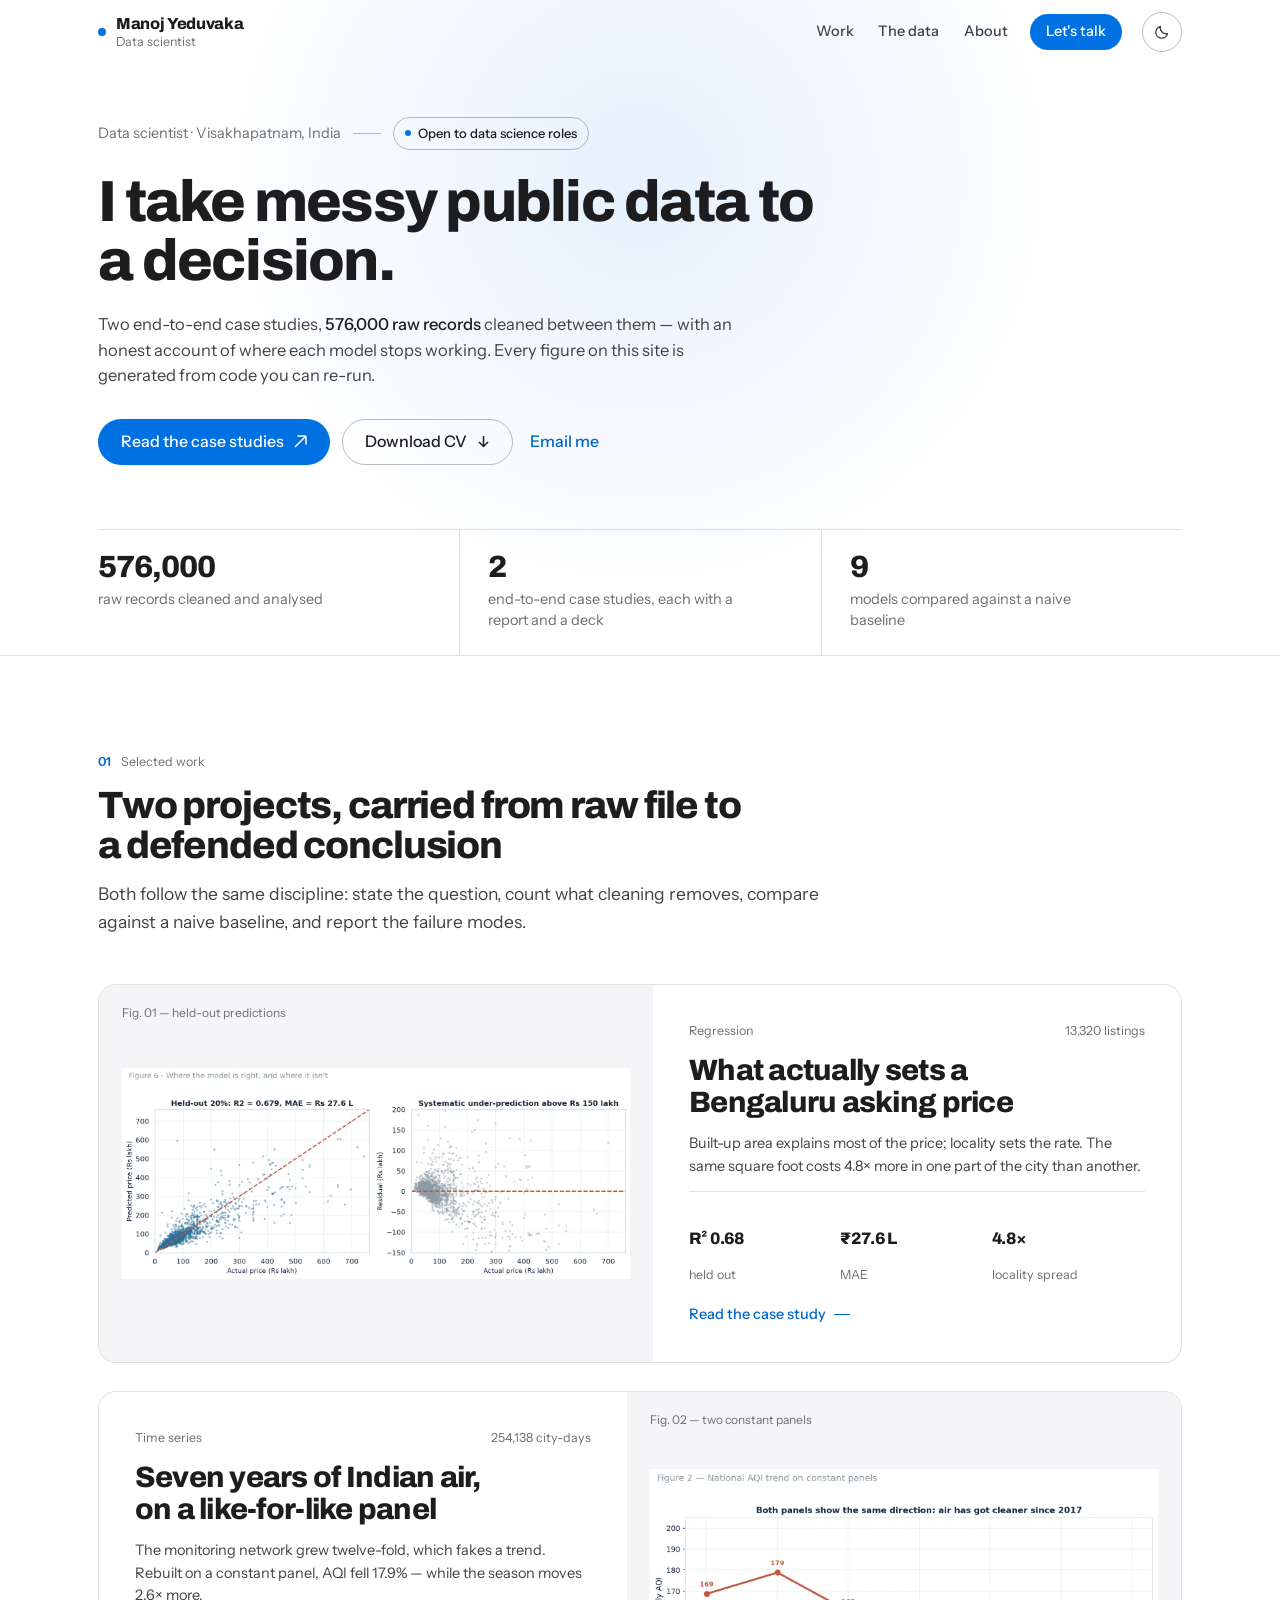
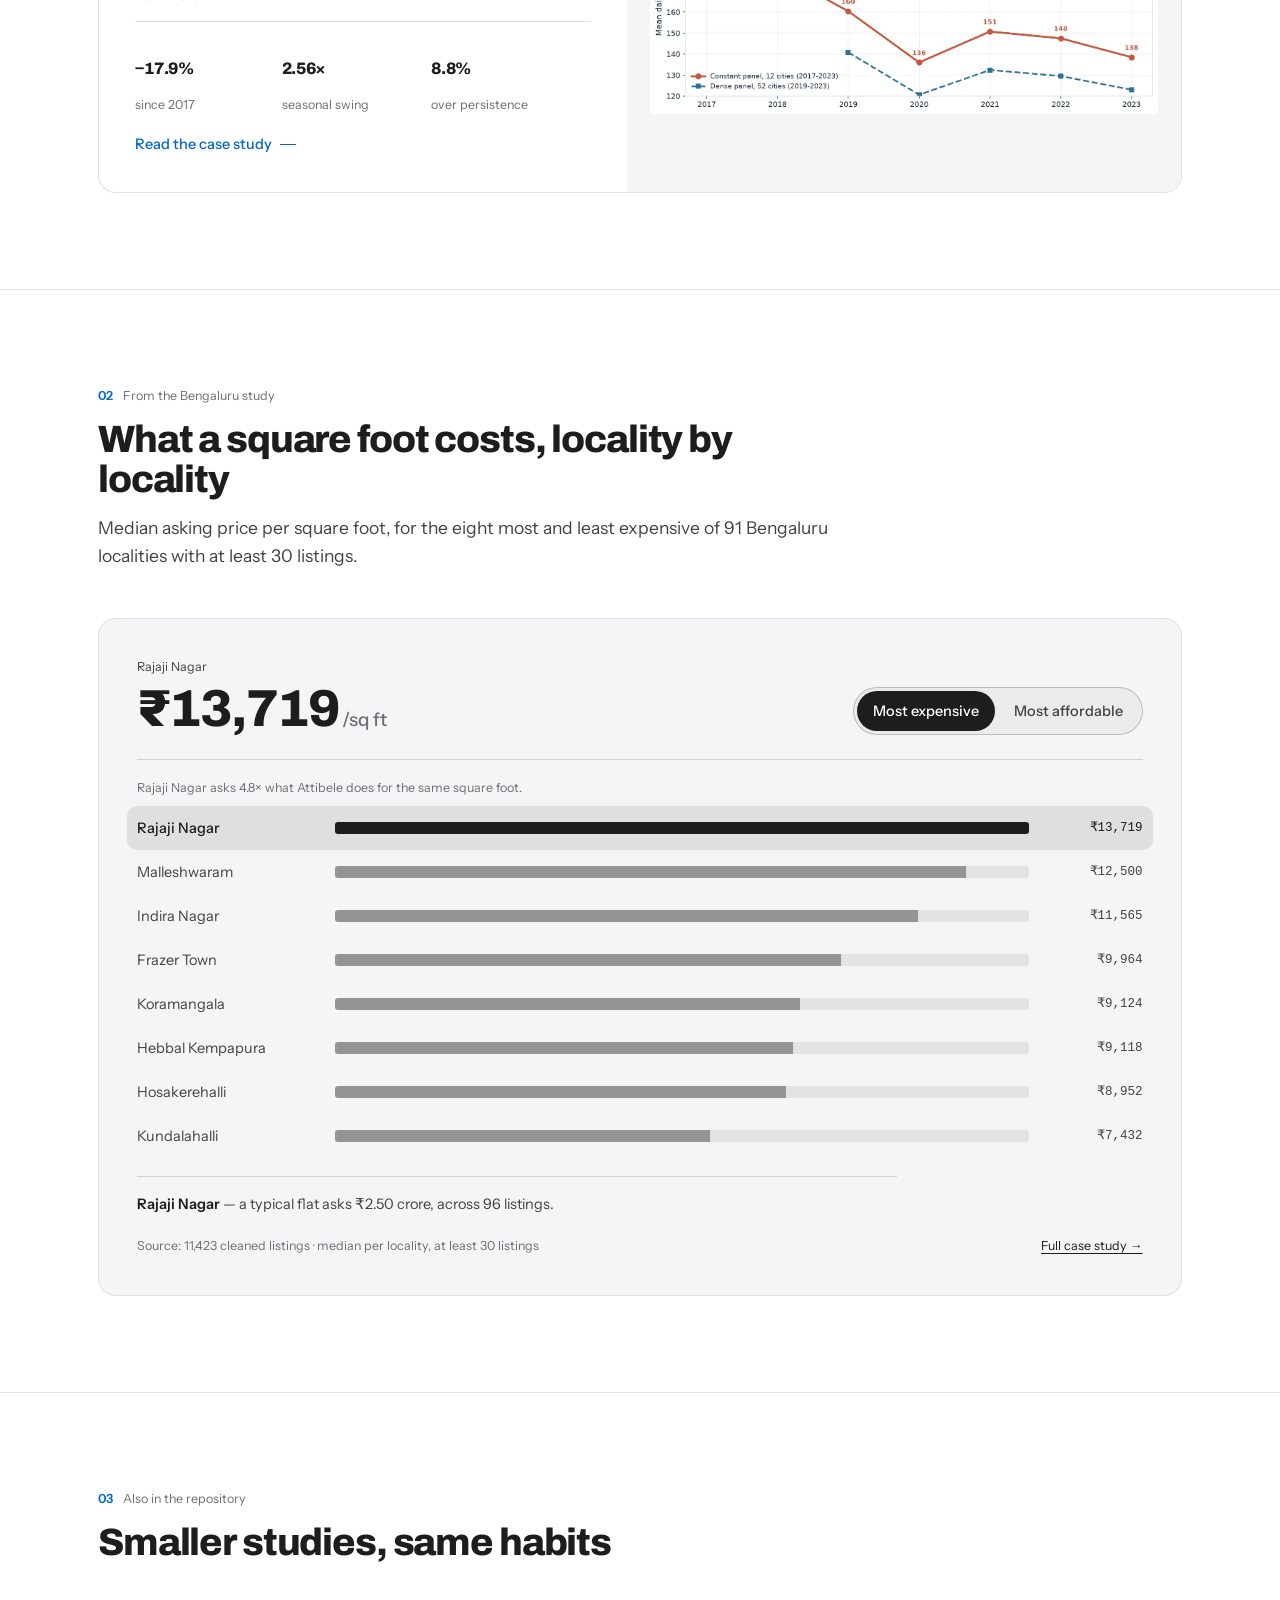
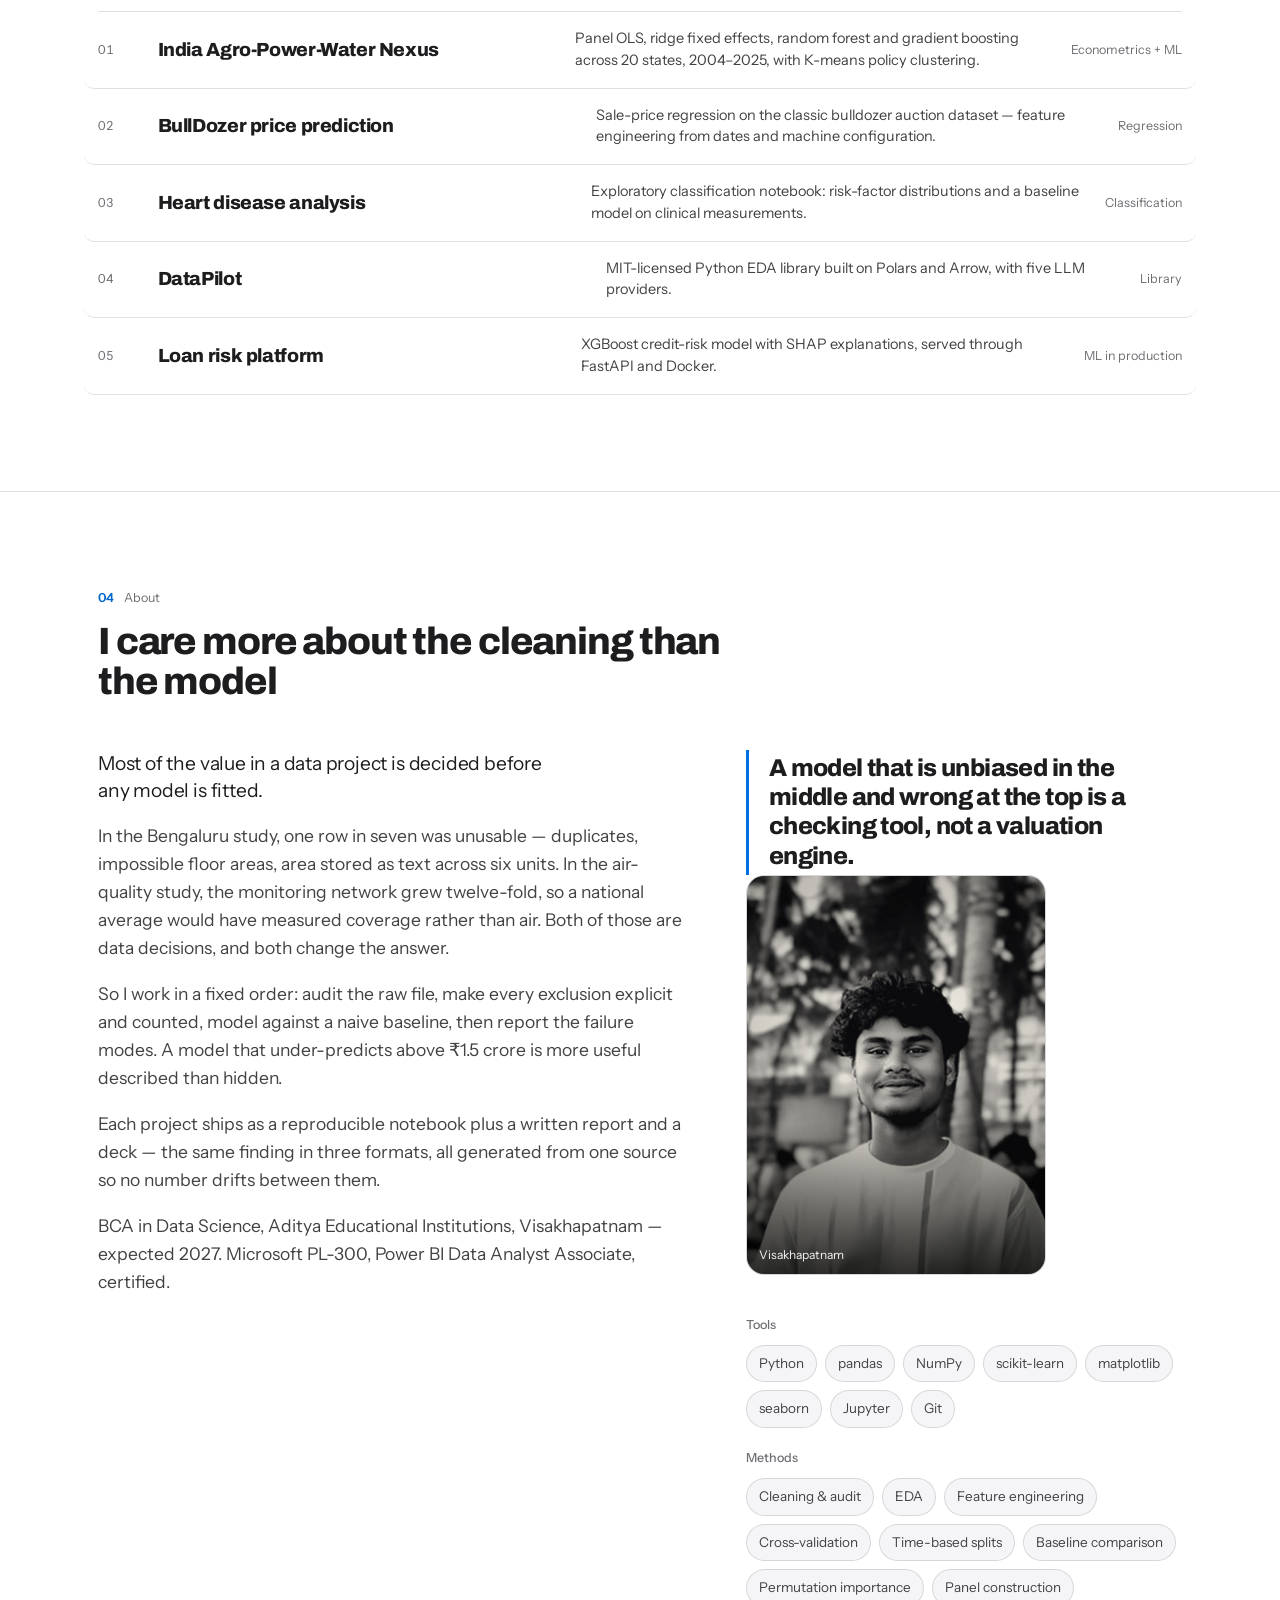
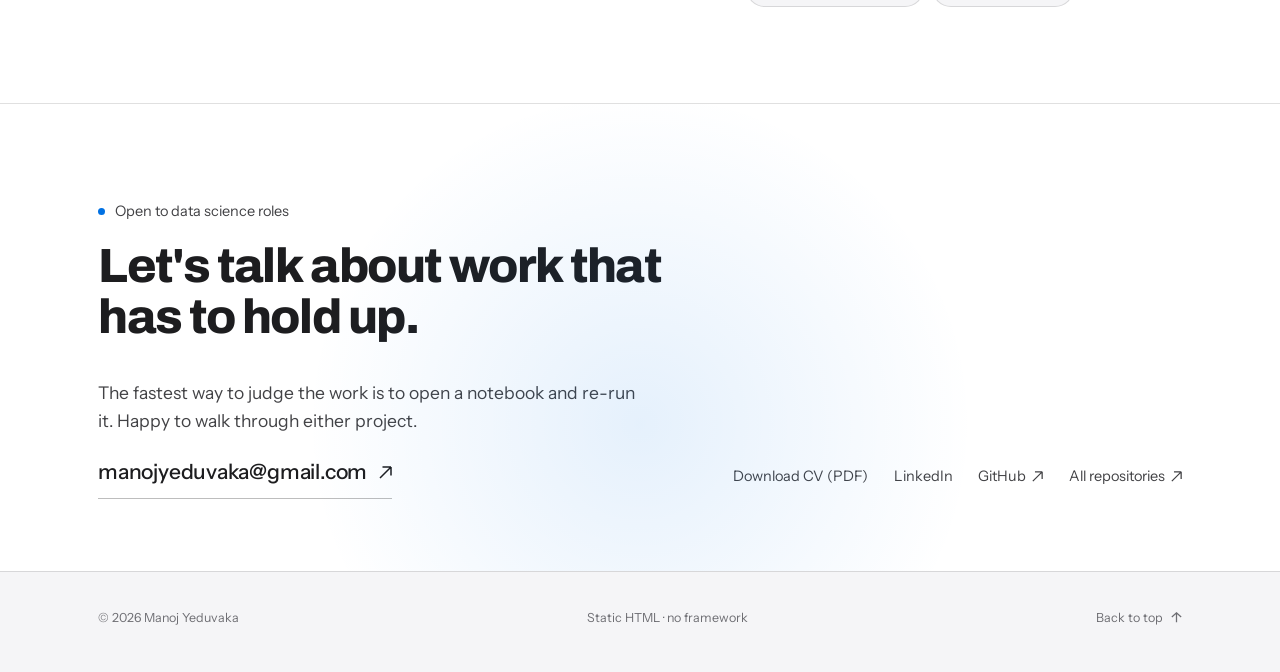
<file: index.html>
<!DOCTYPE html>
<html lang="en">
<head>
<meta charset="utf-8">
<meta name="viewport" content="width=device-width, initial-scale=1">
<title>Manoj Yeduvaka — data scientist</title>
<meta name="description" content="Data science case studies in Python: Bengaluru residential prices and seven years of Indian air quality. Notebooks, reports and decks, all reproducible.">
<meta name="author" content="Manoj Yeduvaka">
<meta name="theme-color" content="#FFFFFF" media="(prefers-color-scheme: light)">
<meta name="theme-color" content="#000000" media="(prefers-color-scheme: dark)">
<meta name="color-scheme" content="light dark">
<script>
  (function () {
    try {
      var t = localStorage.getItem('theme');
      if (t === 'light' || t === 'dark') document.documentElement.dataset.theme = t;
    } catch (e) {}
  })();
</script>
<meta property="og:title" content="Manoj Yeduvaka — data scientist">
<meta property="og:description" content="Data science case studies in Python: Bengaluru residential prices and seven years of Indian air quality. Notebooks, reports and decks, all reproducible.">
<meta property="og:type" content="website">
<link rel="icon" href="data:image/svg+xml,%3Csvg xmlns='http://www.w3.org/2000/svg' viewBox='0 0 32 32'%3E%3Crect width='32' height='32' fill='none'/%3E%3Ccircle cx='16' cy='16' r='7' fill='%230071E3'/%3E%3C/svg%3E">
<link rel="preload" href="assets/fonts/archivo-800.woff2" as="font" type="font/woff2" crossorigin>
<link rel="preload" href="assets/fonts/instrument-400.woff2" as="font" type="font/woff2" crossorigin>
<link rel="stylesheet" href="assets/css/site.css">
</head>
<body>

<a class="skip" href="#work">Skip to work</a>

<header class="nav">
  <div class="shell nav-in">
    <a class="brand" href="index.html">
      <span class="dot" aria-hidden="true"></span>
      <span>Manoj Yeduvaka<small>Data scientist</small></span>
    </a>
    <nav class="nav-links" aria-label="Primary">
      <a href="#work">Work</a>
      <a href="#data">The data</a>
      <a href="#about">About</a>
      <a class="nav-cta" href="#contact">Let's talk</a>
    </nav>
    <div class="nav-end">
      <button class="theme-btn" type="button" aria-label="Switch appearance">
        <svg class="sun" width="16" height="16" viewBox="0 0 16 16" fill="none" aria-hidden="true"><circle cx="8" cy="8" r="3.2" stroke="currentColor" stroke-width="1.4"/><path d="M8 1v1.6M8 13.4V15M1 8h1.6M13.4 8H15M3.1 3.1l1.1 1.1M11.8 11.8l1.1 1.1M12.9 3.1l-1.1 1.1M4.2 11.8l-1.1 1.1" stroke="currentColor" stroke-width="1.4" stroke-linecap="round"/></svg>
        <svg class="moon" width="16" height="16" viewBox="0 0 16 16" fill="none" aria-hidden="true"><path d="M13.5 9.6A5.9 5.9 0 0 1 6.4 2.5a5.9 5.9 0 1 0 7.1 7.1Z" stroke="currentColor" stroke-width="1.4" stroke-linejoin="round"/></svg>
      </button>
    </div>
    <button class="nav-toggle" type="button" aria-expanded="false" aria-controls="menu">
      <svg width="14" height="14" viewBox="0 0 14 14" fill="none" aria-hidden="true"><path d="M1 4h12M1 10h12" stroke="currentColor" stroke-width="1.5"/></svg>
      Menu
    </button>
  </div>
  <div class="menu" id="menu">
    <ul>
      <li><a href="#work">Work</a></li>
      <li><a href="#data">The data</a></li>
      <li><a href="#about">About</a></li>
      <li><a href="#contact">Contact</a></li>
    </ul>
  </div>
</header>

<main id="top">

  <!-- ============================ HERO ============================ -->
  <section class="hero" aria-labelledby="hero-title">
    <div class="hero-glow" aria-hidden="true"></div>

    <div class="shell hero-in">
      <p class="hero-eyebrow">
        <span>Data scientist · Visakhapatnam, India</span>
        <span class="rule" aria-hidden="true"></span>
        <span class="badge"><i aria-hidden="true"></i>Open to data science roles</span>
      </p>

      <h1 class="display hero-title" id="hero-title">
        I take messy public data to a decision.
      </h1>

      <p class="hero-sub">
        Two end-to-end case studies, <strong>576,000 raw records</strong> cleaned between them —
        with an honest account of where each model stops working. Every figure on this site is
        generated from code you can re-run.
      </p>

      <div class="hero-actions">
        <a class="btn solid" href="#work">
          <span>Read the case studies
            <svg class="arw" width="13" height="13" viewBox="0 0 13 13" fill="none" aria-hidden="true"><path d="M1 12L12 1M12 1H3.5M12 1V9.5" stroke="currentColor" stroke-width="1.5"/></svg>
          </span>
        </a>
        <a class="btn" href="assets/Yeduvaka-Manoj-Chaandu-Resume.pdf" download>
          Download CV
          <svg width="13" height="13" viewBox="0 0 13 13" fill="none" aria-hidden="true"><path d="M6.5 1v10M2 7l4.5 4.5L11 7" stroke="currentColor" stroke-width="1.5"/></svg>
        </a>
        <a class="btn btn-ghost" href="mailto:manojyeduvaka@gmail.com">Email me</a>
      </div>
    </div>

    <div class="shell">
      <div class="stats">
        <div class="st">
          <div class="n">576,000</div>
          <div class="l">raw records cleaned and analysed</div>
        </div>
        <div class="st">
          <div class="n">2</div>
          <div class="l">end-to-end case studies, each with a report and a deck</div>
        </div>
        <div class="st">
          <div class="n">9</div>
          <div class="l">models compared against a naive baseline</div>
        </div>
      </div>
    </div>
  </section>

  <!-- ============================ WORK ============================ -->
  <section class="sec" id="work">
    <div class="shell">
      <div class="sec-head">
        <p class="sec-idx"><b>01</b> Selected work</p>
        <h2 class="sec-title">Two projects, carried from raw file to a defended conclusion</h2>
        <p class="sec-lead">
          Both follow the same discipline: state the question, count what cleaning removes,
          compare against a naive baseline, and report the failure modes.
        </p>
      </div>

      <div class="work-grid">
        <article class="pcard">
          <div class="pcard-media">
            <span class="fig">Fig. 01 — held-out predictions</span>
            <img src="assets/img/bengaluru-model.webp" alt="Held-out predictions and residuals for the Bengaluru price model" loading="lazy">
          </div>
          <div class="pcard-body">
            <div class="pcard-kicker"><span>Regression</span><span>13,320 listings</span></div>
            <h3><a href="work/bengaluru-housing.html">What actually sets a Bengaluru asking price</a></h3>
            <p>Built-up area explains most of the price; locality sets the rate. The same square
               foot costs 4.8× more in one part of the city than another.</p>
            <div class="metrics">
              <div><div class="k">R² 0.68</div><div class="v">held out</div></div>
              <div><div class="k">₹27.6 L</div><div class="v">MAE</div></div>
              <div><div class="k">4.8×</div><div class="v">locality spread</div></div>
            </div>
            <span class="go">Read the case study <i aria-hidden="true"></i></span>
          </div>
        </article>

        <article class="pcard">
          <div class="pcard-media">
            <span class="fig">Fig. 02 — two constant panels</span>
            <img src="assets/img/air-trend.webp" alt="Mean AQI on two constant panels, 2017 to 2023" loading="lazy">
          </div>
          <div class="pcard-body">
            <div class="pcard-kicker"><span>Time series</span><span>254,138 city-days</span></div>
            <h3><a href="work/india-air-quality.html">Seven years of Indian air, on a like-for-like panel</a></h3>
            <p>The monitoring network grew twelve-fold, which fakes a trend. Rebuilt on a constant
               panel, AQI fell 17.9% — while the season moves 2.6× more.</p>
            <div class="metrics">
              <div><div class="k">−17.9%</div><div class="v">since 2017</div></div>
              <div><div class="k">2.56×</div><div class="v">seasonal swing</div></div>
              <div><div class="k">8.8%</div><div class="v">over persistence</div></div>
            </div>
            <span class="go">Read the case study <i aria-hidden="true"></i></span>
          </div>
        </article>
      </div>
    </div>
  </section>

  <!-- ============================ DATA ============================ -->
  <section class="sec" id="data">
    <div class="shell">
      <div class="sec-head">
        <p class="sec-idx"><b>02</b> From the Bengaluru study</p>
        <h2 class="sec-title">What a square foot costs, locality by locality</h2>
        <p class="sec-lead">
          Median asking price per square foot, for the eight most and least expensive of 91
          Bengaluru localities with at least 30 listings.
        </p>
      </div>

      <div class="explorer">
        <div class="exp-top">
          <div class="exp-read">
            <div class="nm" id="loc-name">Rajaji Nagar</div>
            <div class="big" id="loc-big">₹13,719<span class="cur">/sq ft</span></div>
          </div>
          <div class="seg" role="group" aria-label="Chart view">
            <button type="button" data-mode="high" aria-pressed="true">Most expensive</button>
            <button type="button" data-mode="low" aria-pressed="false">Most affordable</button>
          </div>
        </div>

        <p class="exp-cap">Rajaji Nagar asks 4.8× what Attibele does for the same square foot.</p>

        <div class="bars" id="loc-bars" role="group" aria-label="Localities by median price per square foot"></div>

        <p class="exp-detail" id="loc-detail" aria-live="polite">
          <strong>Rajaji Nagar</strong> — a typical flat asks ₹2.50 crore, across 96 listings.
        </p>

        <div class="exp-foot">
          <span>Source: 11,423 cleaned listings · median per locality, at least 30 listings</span>
          <a href="work/bengaluru-housing.html">Full case study →</a>
        </div>
      </div>
    </div>
  </section>

  <!-- ========================= MORE WORK ========================= -->
  <section class="sec" id="more">
    <div class="shell">
      <div class="sec-head">
        <p class="sec-idx"><b>03</b> Also in the repository</p>
        <h2 class="sec-title">Smaller studies, same habits</h2>
      </div>

      <div class="rows">
        <a class="row" href="https://github.com/nx-manoj/Machine-learning-projects/tree/main/India-Agro-Power-Water-Nexus" target="_blank" rel="noopener">
          <span class="rn">01</span>
          <h3>India Agro-Power-Water Nexus</h3>
          <p>Panel OLS, ridge fixed effects, random forest and gradient boosting across 20 states, 2004–2025, with K-means policy clustering.</p>
          <span class="tag">Econometrics + ML</span>
        </a>
        <a class="row" href="https://github.com/nx-manoj/Machine-learning-projects/tree/main/BullDozer" target="_blank" rel="noopener">
          <span class="rn">02</span>
          <h3>BullDozer price prediction</h3>
          <p>Sale-price regression on the classic bulldozer auction dataset — feature engineering from dates and machine configuration.</p>
          <span class="tag">Regression</span>
        </a>
        <a class="row" href="https://github.com/nx-manoj/Machine-learning-projects/blob/main/notebooks/Heart%20Disease%20Analysis.ipynb" target="_blank" rel="noopener">
          <span class="rn">03</span>
          <h3>Heart disease analysis</h3>
          <p>Exploratory classification notebook: risk-factor distributions and a baseline model on clinical measurements.</p>
          <span class="tag">Classification</span>
        </a>
        <a class="row" href="https://github.com/nx-manoj/DataPilot" target="_blank" rel="noopener">
          <span class="rn">04</span>
          <h3>DataPilot</h3>
          <p>MIT-licensed Python EDA library built on Polars and Arrow, with five LLM providers.</p>
          <span class="tag">Library</span>
        </a>
        <a class="row" href="https://github.com/nx-manoj/loan-risk-platform" target="_blank" rel="noopener">
          <span class="rn">05</span>
          <h3>Loan risk platform</h3>
          <p>XGBoost credit-risk model with SHAP explanations, served through FastAPI and Docker.</p>
          <span class="tag">ML in production</span>
        </a>
      </div>
    </div>
  </section>

  <!-- ============================ ABOUT ============================ -->
  <section class="sec" id="about">
    <div class="shell">
      <div class="sec-head">
        <p class="sec-idx"><b>04</b> About</p>
        <h2 class="sec-title">I care more about the cleaning than the model</h2>
      </div>

      <div class="about">
        <div class="about-body">
          <p>Most of the value in a data project is decided before any model is fitted.</p>

          <p>In the Bengaluru study, one row in seven was unusable — duplicates, impossible
            floor areas, area stored as text across six units. In the air-quality study, the
            monitoring network grew twelve-fold, so a national average would have measured
            coverage rather than air. Both of those are data decisions, and both change the answer.</p>

          <p>So I work in a fixed order: audit the raw file, make every exclusion explicit
            and counted, model against a naive baseline, then report the failure modes. A model
            that under-predicts above ₹1.5 crore is more useful described than hidden.</p>

          <p>Each project ships as a reproducible notebook plus a written report and a
            deck — the same finding in three formats, all generated from one source so no number
            drifts between them.</p>

          <p class="dim">BCA in Data Science, Aditya Educational Institutions, Visakhapatnam —
            expected 2027. Microsoft PL-300, Power BI Data Analyst Associate, certified.</p>
        </div>

        <div>
          <blockquote class="pullquote">A model that is unbiased in the middle and wrong at the top is a checking tool, not a valuation engine.</blockquote>

          <figure class="portrait" aria-label="Portrait">
            <div class="ph" aria-hidden="true">MY</div>
            <img src="assets/img/portrait.jpg" alt="Manoj Yeduvaka" onerror="this.remove()">
            <figcaption class="tag">Visakhapatnam</figcaption>
          </figure>

          <div class="tools">
            <div>
              <h3>Tools</h3>
              <div class="chips">
                <span class="chip">Python</span><span class="chip">pandas</span><span class="chip">NumPy</span>
                <span class="chip">scikit-learn</span><span class="chip">matplotlib</span><span class="chip">seaborn</span>
                <span class="chip">Jupyter</span><span class="chip">Git</span>
              </div>
            </div>
            <div>
              <h3>Methods</h3>
              <div class="chips">
                <span class="chip">Cleaning &amp; audit</span><span class="chip">EDA</span>
                <span class="chip">Feature engineering</span><span class="chip">Cross-validation</span>
                <span class="chip">Time-based splits</span><span class="chip">Baseline comparison</span>
                <span class="chip">Permutation importance</span><span class="chip">Panel construction</span>
              </div>
            </div>
          </div>
        </div>
      </div>
    </div>
  </section>

  <!-- =========================== CONTACT =========================== -->
  <section class="contact" id="contact">
    <div class="contact-glow" aria-hidden="true"></div>
    <div class="shell">
      <p class="kicker"><span class="dot" aria-hidden="true"></span>Open to data science roles</p>

      <h2>Let's talk about work that has to hold up.</h2>

      <div class="contact-row">
        <div>
          <p class="dim">
            The fastest way to judge the work is to open a notebook and re-run it.
            Happy to walk through either project.
          </p>
          <a class="mail-link" href="mailto:manojyeduvaka@gmail.com">
            manojyeduvaka@gmail.com
            <svg width="13" height="13" viewBox="0 0 13 13" fill="none" aria-hidden="true"><path d="M1 12L12 1M12 1H3.5M12 1V9.5" stroke="currentColor" stroke-width="1.5"/></svg>
          </a>
        </div>

        <div class="socials">
          <a href="assets/Yeduvaka-Manoj-Chaandu-Resume.pdf" download>Download CV (PDF)</a>
          <a href="https://linkedin.com/in/manoj-yeduvaka-599112313" target="_blank" rel="noopener">LinkedIn</a>
          <a href="https://github.com/nx-manoj" target="_blank" rel="noopener">GitHub
            <svg width="11" height="11" viewBox="0 0 13 13" fill="none" aria-hidden="true"><path d="M1 12L12 1M12 1H3.5M12 1V9.5" stroke="currentColor" stroke-width="1.5"/></svg>
          </a>
          <a href="https://github.com/nx-manoj/Machine-learning-projects" target="_blank" rel="noopener">All repositories
            <svg width="11" height="11" viewBox="0 0 13 13" fill="none" aria-hidden="true"><path d="M1 12L12 1M12 1H3.5M12 1V9.5" stroke="currentColor" stroke-width="1.5"/></svg>
          </a>
        </div>
      </div>
    </div>
  </section>
</main>

<footer class="site">
  <div class="shell foot">
    <span>© 2026 Manoj Yeduvaka</span>
    <span>Static HTML · no framework</span>
    <a class="totop" href="#top">Back to top
      <svg width="11" height="11" viewBox="0 0 13 13" fill="none" aria-hidden="true"><path d="M6.5 12V1M1 6L6.5 1L12 6" stroke="currentColor" stroke-width="1.5"/></svg>
    </a>
  </div>
</footer>

<script>window.LOC_DATA={"high":[{"name":"Rajaji Nagar","ppsf":13719,"price":250.5,"n":96},{"name":"Malleshwaram","ppsf":12500,"price":252.0,"n":49},{"name":"Indira Nagar","ppsf":11565,"price":191.0,"n":41},{"name":"Frazer Town","ppsf":9964,"price":210.0,"n":36},{"name":"Koramangala","ppsf":9124,"price":150.0,"n":67},{"name":"Hebbal Kempapura","ppsf":9118,"price":170.0,"n":31},{"name":"Hosakerehalli","ppsf":8952,"price":151.5,"n":34},{"name":"Kundalahalli","ppsf":7432,"price":97.5,"n":40}],"low":[{"name":"Attibele","ppsf":2885,"price":24.9,"n":39},{"name":"Chandapura","ppsf":2951,"price":30.0,"n":62},{"name":"Electronic City Phase II","ppsf":3226,"price":40.0,"n":100},{"name":"Channasandra","ppsf":3576,"price":40.0,"n":36},{"name":"Begur Road","ppsf":3700,"price":49.3,"n":68},{"name":"Sarjapur","ppsf":3871,"price":50.0,"n":78},{"name":"Bommasandra","ppsf":3894,"price":40.4,"n":34},{"name":"Bisuvanahalli","ppsf":3898,"price":41.0,"n":37}]};</script>
<script src="assets/js/site.js" defer></script>
<script src="assets/js/home.js" defer></script>
</body>
</html>
</file>
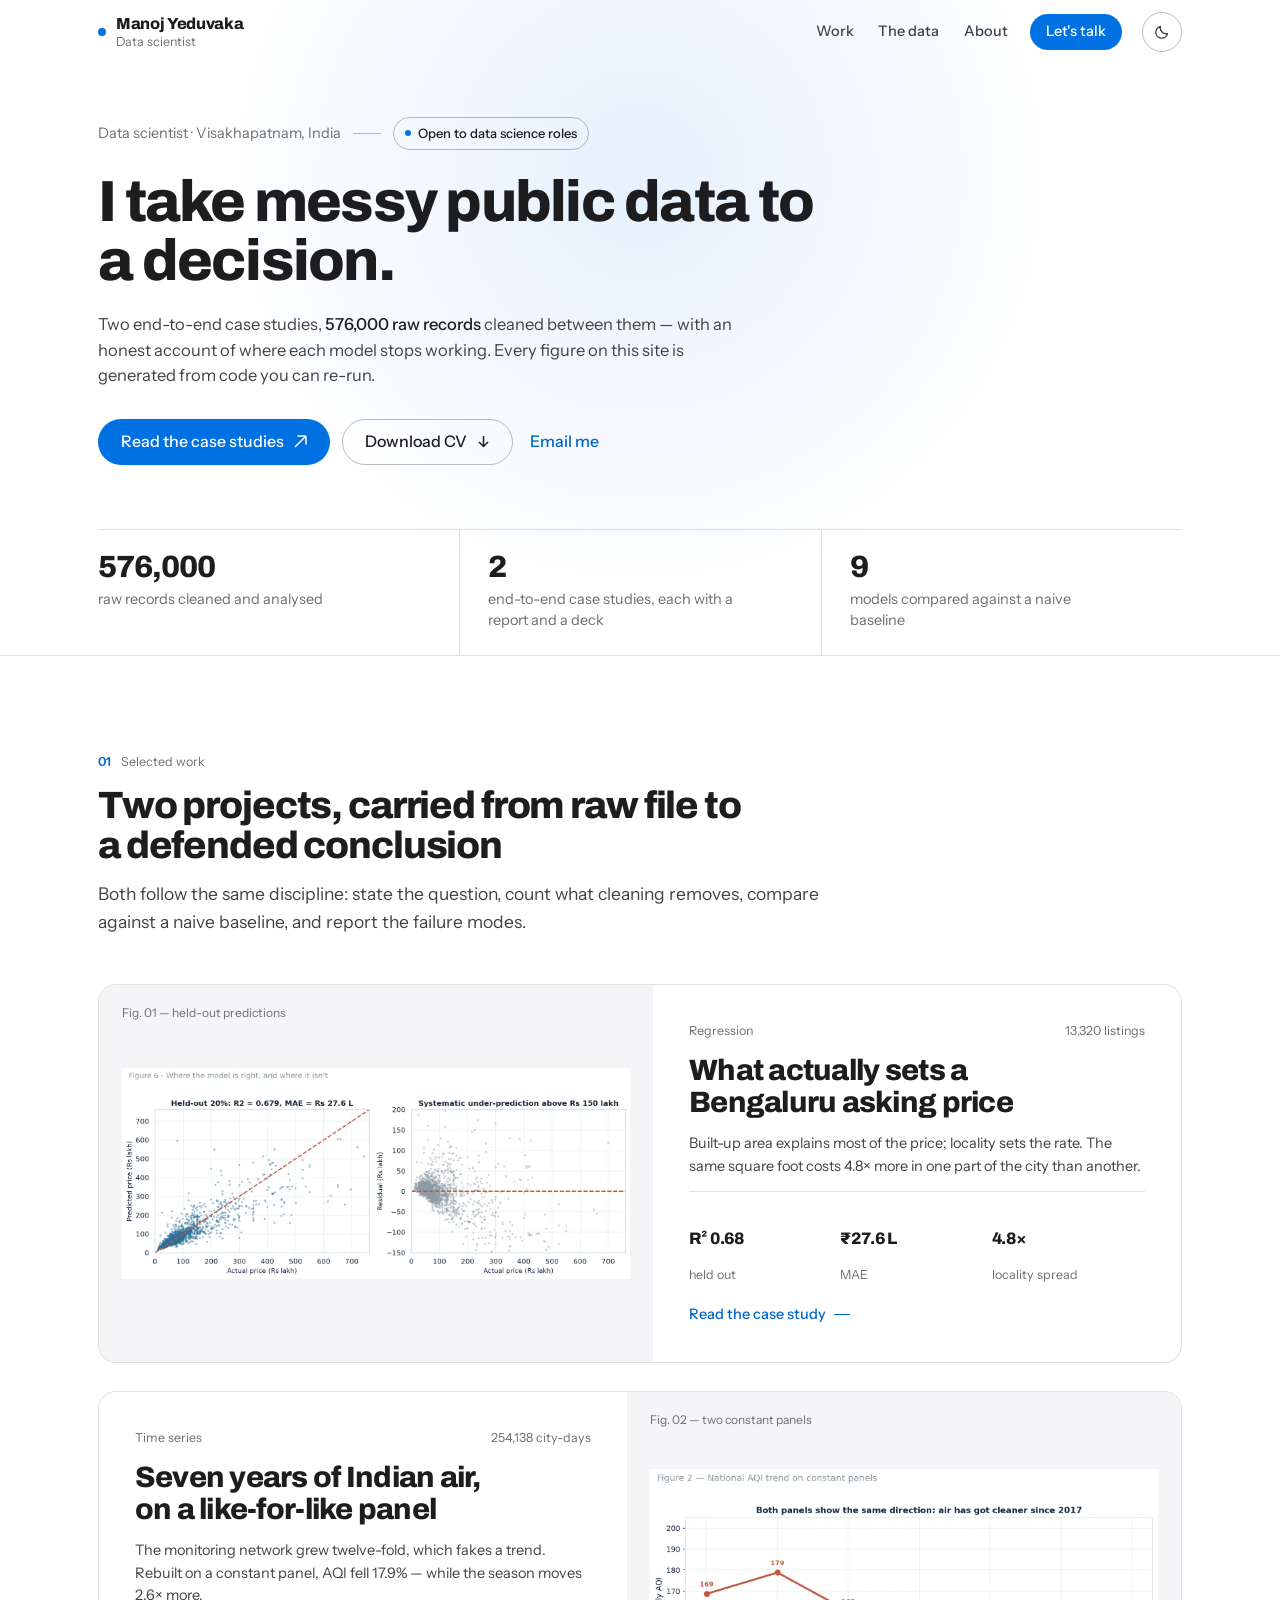
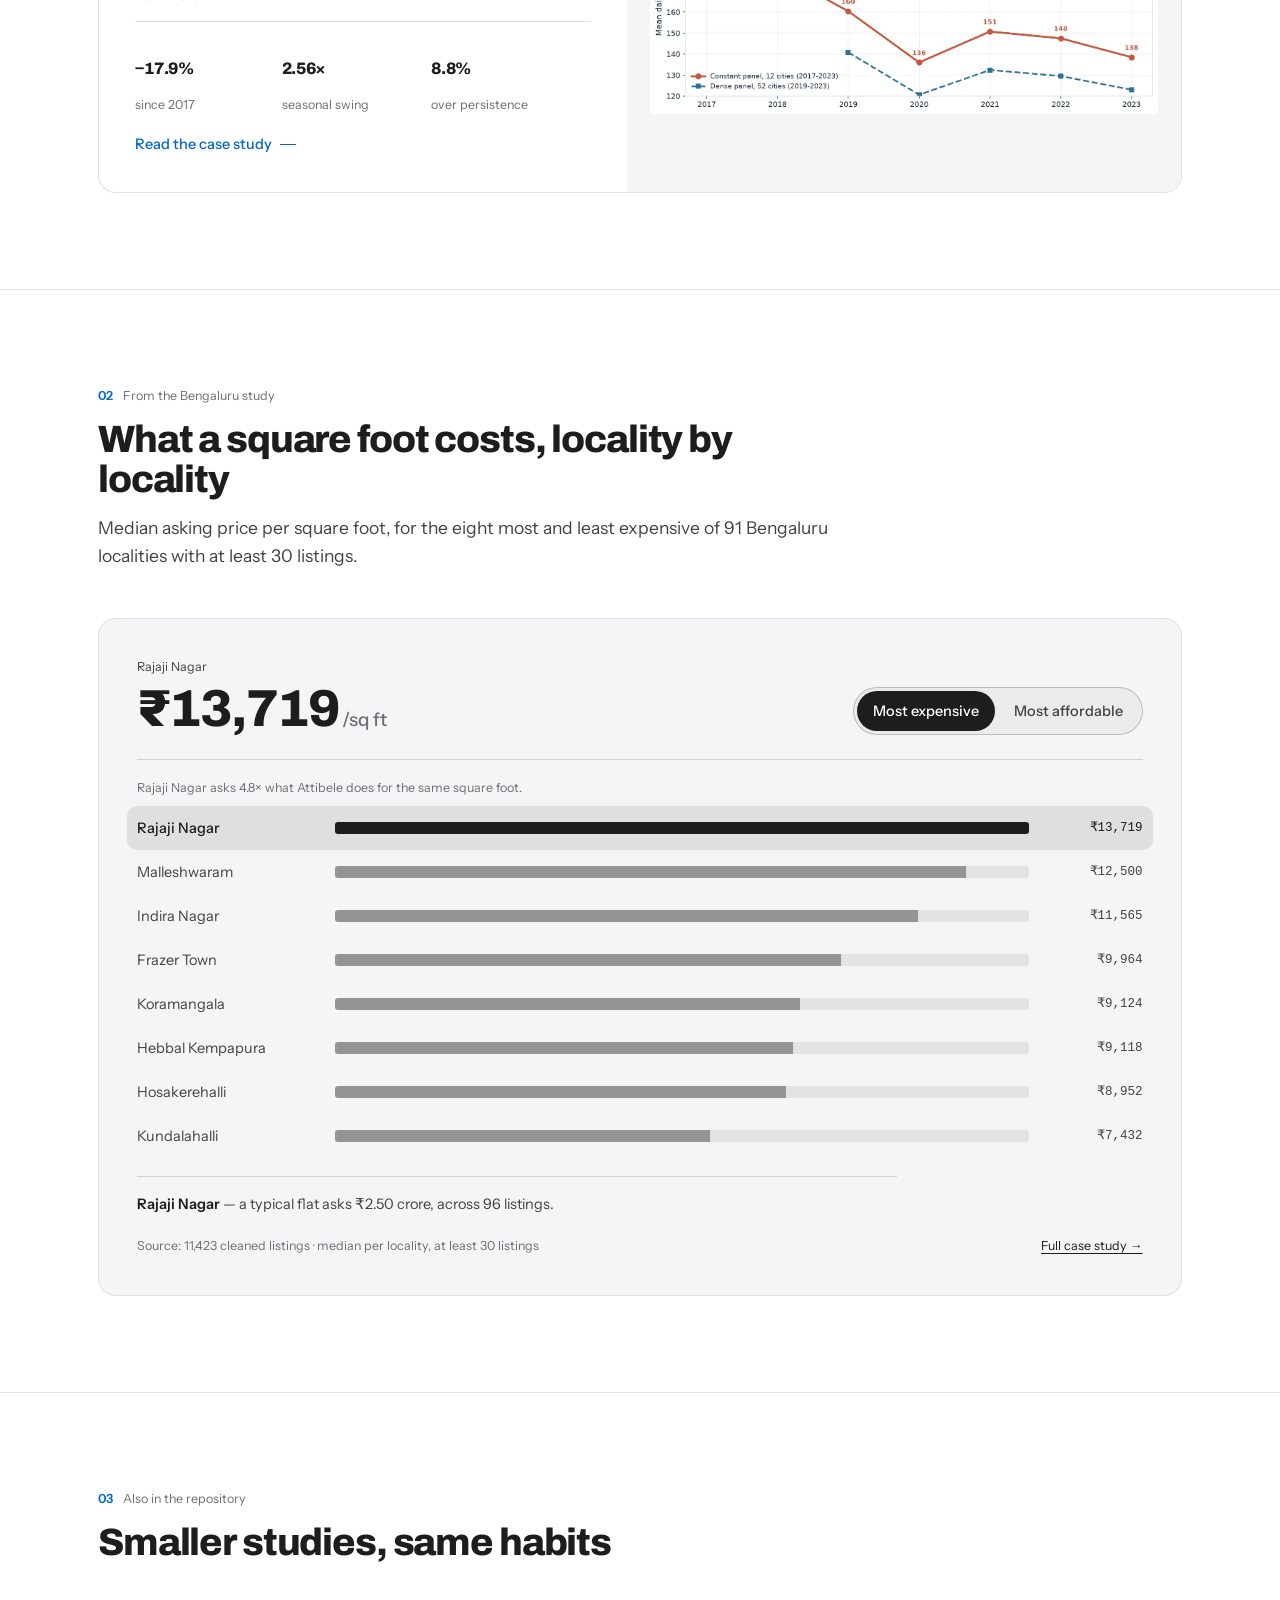
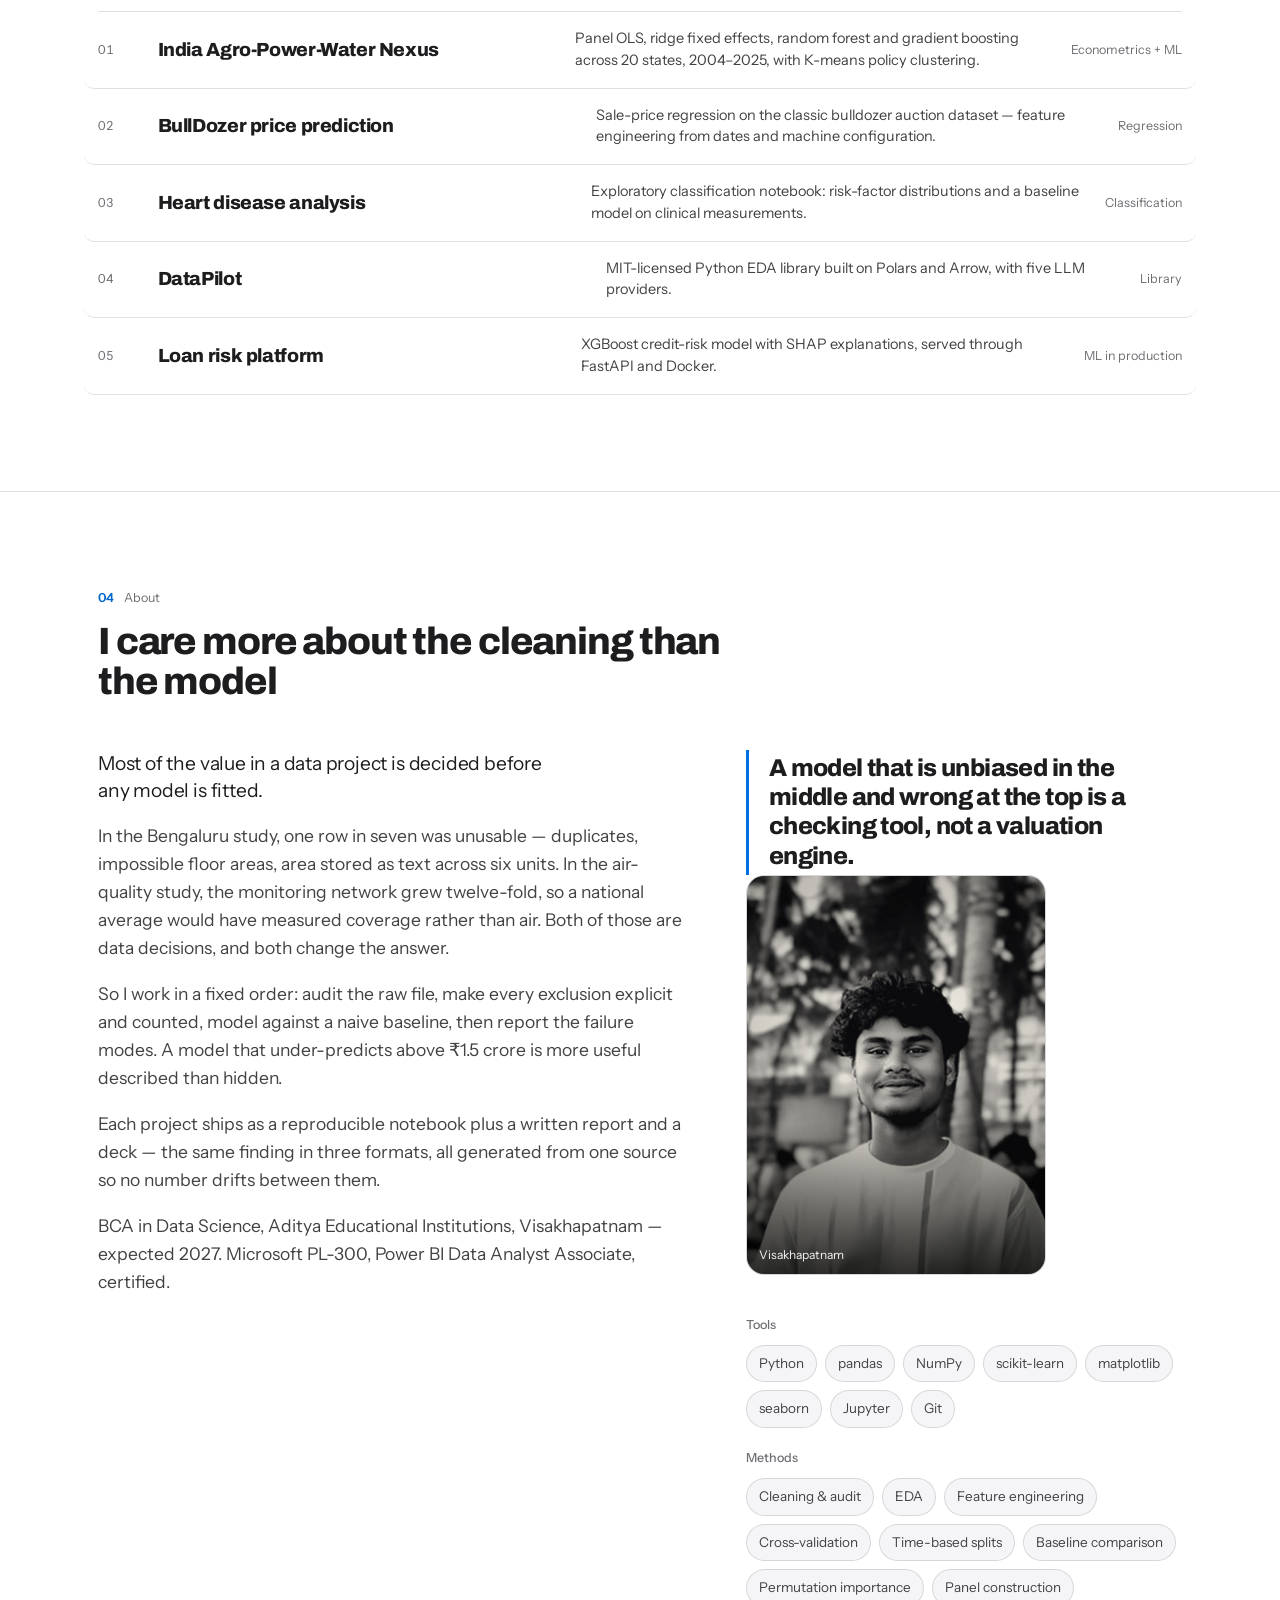
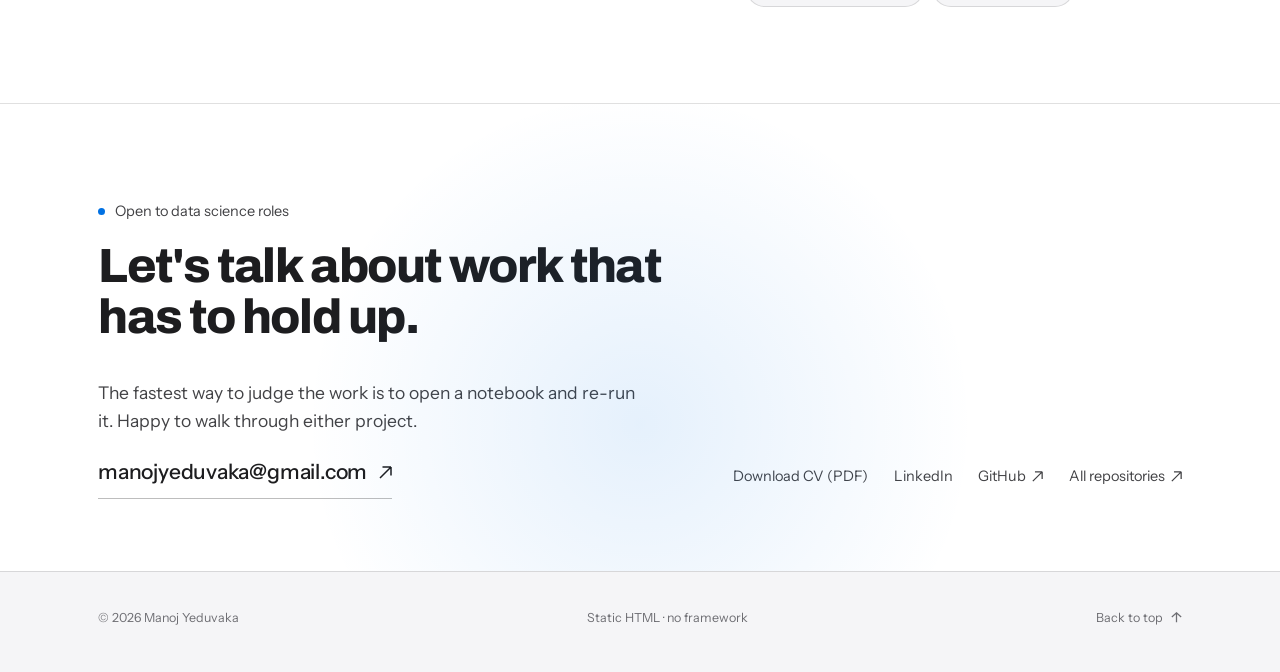
<file: preview.html>
<!DOCTYPE html>
<!--
  preview.html — the whole home page in one file: fonts, styles, scripts and the two
  chart images are inlined. Open it by double-clicking; no server needed.
  The case-study links only resolve when this file sits inside the full site folder.
  This file is generated from index.html — edit the source, not this.
-->

<html lang="en">
<head>
<meta charset="utf-8">
<meta name="viewport" content="width=device-width, initial-scale=1">
<title>Manoj Yeduvaka — data scientist</title>
<meta name="description" content="Data science case studies in Python: Bengaluru residential prices and seven years of Indian air quality. Notebooks, reports and decks, all reproducible.">
<meta name="author" content="Manoj Yeduvaka">
<meta name="theme-color" content="#FFFFFF" media="(prefers-color-scheme: light)">
<meta name="theme-color" content="#000000" media="(prefers-color-scheme: dark)">
<meta name="color-scheme" content="light dark">
<script>
  (function () {
    try {
      var t = localStorage.getItem('theme');
      if (t === 'light' || t === 'dark') document.documentElement.dataset.theme = t;
    } catch (e) {}
  })();
</script>
<meta property="og:title" content="Manoj Yeduvaka — data scientist">
<meta property="og:description" content="Data science case studies in Python: Bengaluru residential prices and seven years of Indian air quality. Notebooks, reports and decks, all reproducible.">
<meta property="og:type" content="website">
<link rel="icon" href="data:image/svg+xml,%3Csvg xmlns='http://www.w3.org/2000/svg' viewBox='0 0 32 32'%3E%3Crect width='32' height='32' fill='none'/%3E%3Ccircle cx='16' cy='16' r='7' fill='%230071E3'/%3E%3C/svg%3E">
<style>
/* ==========================================================================
   Manoj Yeduvaka — portfolio
   Theme: Apple system palette.
   Light  — #FFFFFF canvas, #1D1D1F ink, systemBlue #0071E3
   Dark   — #000000 canvas, #F5F5F7 ink, systemBlue #0A84FF for text
   Follows the OS appearance by default; the nav switch overrides it.
   ========================================================================== */

@font-face{font-family:'Archivo';font-style:normal;font-weight:800;font-display:swap;
  src:url('[data-uri]') format('woff2');unicode-range:U+0000-00FF,U+0131,U+2000-206F,U+2122;}
@font-face{font-family:'Archivo';font-style:normal;font-weight:800;font-display:swap;
  src:url('[data-uri]') format('woff2');}
@font-face{font-family:'Instrument Sans';font-style:normal;font-weight:400;font-display:swap;
  src:url('[data-uri]') format('woff2');}
@font-face{font-family:'Instrument Sans';font-style:normal;font-weight:500;font-display:swap;
  src:url('[data-uri]') format('woff2');}
@font-face{font-family:'Instrument Sans';font-style:normal;font-weight:600;font-display:swap;
  src:url('[data-uri]') format('woff2');}

/* ---------------------------------------------------------- LIGHT (default) */
:root{
  color-scheme:light;

  --bg:#FFFFFF;
  --bg-2:#F5F5F7;          /* Apple's gray surface */
  --bg-3:#EDEDF0;
  --card:#FFFFFF;
  --fg:#1D1D1F;            /* 16.8:1 */
  --fg-2:#424245;          /* 10.0:1 */
  --fg-3:#6E6E73;          /*  5.1:1 */
  --line:rgba(0,0,0,.12);
  --line-2:rgba(0,0,0,.26);
  --hover:rgba(0,0,0,.045);
  --nav-bg:rgba(255,255,255,.86);

  --accent:#0071E3;        /* filled buttons — white label at 4.7:1 */
  --accent-press:#0066CC;
  --accent-text:#0066CC;   /* links and labels — 5.6:1 */
  --accent-ink:#FFFFFF;
  --accent-wash:rgba(0,113,227,.06);
  --glow:rgba(0,113,227,.10);

  --paper:#F5F5F7;
  --paper-line:rgba(0,0,0,.08);
  --ink:#1D1D1F;
  --ink-2:#424245;
  --ink-3:#6E6E73;

  --t-display:clamp(34px,4.6vw,58px);
  --t-h2:clamp(26px,3.2vw,38px);
  --t-h3:clamp(19px,1.7vw,23px);
  --t-body:clamp(16px,.5vw + 14.6px,17.5px);
  --t-small:14.5px;
  --t-micro:12.5px;

  --maxw:1180px;
  --pad:clamp(20px,5vw,48px);
  --sec:clamp(56px,7.5vw,104px);
  --radius:18px;
  --radius-sm:12px;
  --ease:cubic-bezier(.22,.61,.36,1);

  --font-display:'Archivo',-apple-system,BlinkMacSystemFont,'Segoe UI',sans-serif;
  --font-text:'Instrument Sans',-apple-system,BlinkMacSystemFont,'Segoe UI',sans-serif;
  --mono:ui-monospace,'SFMono-Regular','SF Mono',Menlo,Consolas,monospace;
}

/* ---------------------------------------------------------- DARK (OS setting) */
@media (prefers-color-scheme:dark){
  :root:not([data-theme="light"]){
    color-scheme:dark;
    --bg:#000000;
    --bg-2:#161617;
    --bg-3:#1D1D1F;
    --card:#161617;
    --fg:#F5F5F7;            /* 19.3:1 */
    --fg-2:#A1A1A6;          /*  8.2:1 */
    --fg-3:#86868B;          /*  5.8:1 */
    --line:rgba(255,255,255,.14);
    --line-2:rgba(255,255,255,.30);
    --hover:rgba(255,255,255,.06);
    --nav-bg:rgba(0,0,0,.86);
    --accent:#0071E3;
    --accent-press:#0066CC;
    --accent-text:#0A84FF;   /*  5.8:1 on black */
    --accent-ink:#FFFFFF;
    --accent-wash:rgba(10,132,255,.08);
    --glow:rgba(10,132,255,.12);
  }
}

/* ---------------------------------------------------------- DARK (manual) */
:root[data-theme="dark"]{
  color-scheme:dark;
  --bg:#000000;
  --bg-2:#161617;
  --bg-3:#1D1D1F;
  --card:#161617;
  --fg:#F5F5F7;
  --fg-2:#A1A1A6;
  --fg-3:#86868B;
  --line:rgba(255,255,255,.14);
  --line-2:rgba(255,255,255,.30);
  --hover:rgba(255,255,255,.06);
  --nav-bg:rgba(0,0,0,.86);
  --accent:#0071E3;
  --accent-press:#0066CC;
  --accent-text:#0A84FF;
  --accent-ink:#FFFFFF;
  --accent-wash:rgba(10,132,255,.08);
  --glow:rgba(10,132,255,.12);
}

*,*::before,*::after{box-sizing:border-box}
html{-webkit-text-size-adjust:100%;scroll-behavior:smooth}
body{
  margin:0;background:var(--bg);color:var(--fg);
  font-family:var(--font-text);font-size:var(--t-body);line-height:1.6;
  -webkit-font-smoothing:antialiased;text-rendering:optimizeLegibility;
  overflow-x:hidden;
  transition:background-color .3s var(--ease),color .3s var(--ease);
}
img{max-width:100%;height:auto;display:block}
a{color:inherit;text-decoration:none}
button{font:inherit;color:inherit}
::selection{background:var(--accent);color:var(--accent-ink)}
:target{scroll-margin-top:96px}
:focus-visible{outline:2px solid var(--accent-text);outline-offset:3px;border-radius:4px}

.shell{width:100%;max-width:var(--maxw);margin:0 auto;padding:0 var(--pad)}
.display{font-family:var(--font-display);font-weight:800;letter-spacing:-.03em;line-height:1.02;margin:0}
.mono{font-family:var(--mono);font-size:var(--t-micro);letter-spacing:.08em;text-transform:none;font-weight:400}
.dim{color:var(--fg-2)}
.faint{color:var(--fg-3)}
.acid{color:var(--accent-text)}
.sr-only{position:absolute;width:1px;height:1px;padding:0;margin:-1px;overflow:hidden;clip:rect(0,0,0,0);white-space:nowrap;border:0}
.skip{position:fixed;left:16px;top:-80px;z-index:200;background:var(--accent);color:var(--accent-ink);
  padding:12px 18px;font-weight:600;border-radius:0 0 12px 12px;transition:top .2s}
.skip:focus{top:0}

/* decorative layers from the first build — kept inert so old pages load clean */
.grain,.progress,.pageveil,.veil,.cursor,.cursor-ring{display:none!important}
html.is-locked{overflow:auto!important}

/* ============================ NAV ============================ */
.nav{position:fixed;top:0;left:0;right:0;z-index:50;border-bottom:1px solid transparent;
  transition:background .3s var(--ease),border-color .3s var(--ease)}
.nav.is-scrolled{background:var(--nav-bg);backdrop-filter:saturate(180%) blur(20px);
  -webkit-backdrop-filter:saturate(180%) blur(20px);border-bottom-color:var(--line)}
.nav-in{display:flex;align-items:center;justify-content:space-between;gap:20px;height:64px}
.brand{display:flex;align-items:center;gap:10px;font-family:var(--font-display);font-weight:800;
  font-size:16px;letter-spacing:-.02em;line-height:1;min-height:44px}
.brand .dot{width:8px;height:8px;border-radius:50%;background:var(--accent);flex:0 0 auto}
.brand small{display:block;font-family:var(--font-text);font-size:12.5px;color:var(--fg-3);
  font-weight:400;margin-top:4px;letter-spacing:0}
.nav-links{display:flex;align-items:center;gap:clamp(6px,1.6vw,24px);margin-left:auto}
.nav-links a{font-size:var(--t-small);font-weight:500;color:var(--fg-2);
  display:inline-flex;align-items:center;min-height:44px;padding:0 2px;transition:color .2s}
.nav-links a:hover{color:var(--fg)}
.nav-cta{display:inline-flex;align-items:center;min-height:36px!important;border:0;
  padding:0 16px!important;border-radius:980px;font-size:var(--t-small)!important;font-weight:500;
  background:var(--accent);color:var(--accent-ink)!important;transition:background .2s}
.nav-cta:hover{background:var(--accent-press);color:var(--accent-ink)!important}
.nav-end{display:flex;align-items:center;gap:8px}
.nav-toggle{display:none;align-items:center;gap:8px;min-height:44px;padding:0 14px;background:none;
  border:1px solid var(--line-2);border-radius:980px;font-size:var(--t-small);color:var(--fg);cursor:pointer}
.nav-toggle svg{display:block}

/* appearance switch */
.theme-btn{display:inline-flex;align-items:center;justify-content:center;width:40px;height:40px;
  padding:0;background:none;border:1px solid var(--line-2);border-radius:980px;cursor:pointer;
  color:var(--fg-2);transition:color .2s,border-color .2s,background .2s}
.theme-btn:hover{color:var(--fg);border-color:var(--fg-3);background:var(--hover)}
.theme-btn svg{display:block}
.theme-btn .sun{display:none}
@media (prefers-color-scheme:dark){
  :root:not([data-theme="light"]) .theme-btn .sun{display:block}
  :root:not([data-theme="light"]) .theme-btn .moon{display:none}
}
:root[data-theme="dark"] .theme-btn .sun{display:block}
:root[data-theme="dark"] .theme-btn .moon{display:none}
:root[data-theme="light"] .theme-btn .sun{display:none}
:root[data-theme="light"] .theme-btn .moon{display:block}

/* mobile menu panel */
.menu{display:none;border-top:1px solid var(--line);background:var(--nav-bg);
  backdrop-filter:saturate(180%) blur(20px);-webkit-backdrop-filter:saturate(180%) blur(20px)}
.menu.is-open{display:block}
.menu ul{list-style:none;margin:0;padding:8px var(--pad) 16px}
.menu a{display:flex;align-items:center;min-height:52px;font-size:16px;color:var(--fg-2);
  border-bottom:1px solid var(--line)}
.menu a:hover{color:var(--fg)}

/* ============================ HERO ============================ */
.hero{position:relative;padding:clamp(104px,13vh,150px) 0 0;overflow:hidden}
.hero-glow{position:absolute;z-index:0;pointer-events:none;
  width:min(900px,120vw);aspect-ratio:1;left:50%;top:-42%;transform:translateX(-50%);
  background:radial-gradient(circle,var(--glow) 0%,transparent 68%)}
.hero-in{position:relative;z-index:2}
.hero-eyebrow{display:flex;align-items:center;gap:12px;flex-wrap:wrap;
  color:var(--fg-3);margin:0 0 22px;font-size:var(--t-small)}
.hero-eyebrow .rule{height:1px;width:28px;background:var(--line-2)}
.badge{display:inline-flex;align-items:center;gap:7px;padding:5px 11px;border-radius:980px;
  border:1px solid var(--line-2);color:var(--fg);font-size:13px;font-weight:500}
.badge i{width:6px;height:6px;border-radius:50%;background:var(--accent);display:block}

h1.hero-title{font-size:var(--t-display);max-width:19ch;line-height:1.02}
.hero-sub{max-width:58ch;margin:22px 0 0;color:var(--fg-2);font-size:clamp(16.5px,1.05vw,19px);line-height:1.55}
.hero-sub strong{color:var(--fg);font-weight:500}
.hero-actions{display:flex;align-items:center;gap:12px;flex-wrap:wrap;margin-top:30px}

/* buttons — Apple pill */
.btn{position:relative;display:inline-flex;align-items:center;justify-content:center;gap:10px;
  min-height:46px;padding:0 22px;border:1px solid var(--line-2);border-radius:980px;
  font-size:16px;font-weight:500;transition:background .2s,color .2s,border-color .2s}
.btn span{display:inline-flex;align-items:center;gap:10px}
.btn.solid{background:var(--accent);color:var(--accent-ink);border-color:transparent}
.btn.solid:hover{background:var(--accent-press)}
.btn:not(.solid):hover{background:var(--hover);border-color:var(--fg-3)}
.btn .arw{transition:transform .2s var(--ease)}
.btn:hover .arw{transform:translate(2px,-2px)}
.btn-ghost{border-color:transparent;padding:0 4px;color:var(--accent-text)}
.btn-ghost:hover{background:none;color:var(--accent-press)}

/* stat rail — three real numbers */
.stats{position:relative;z-index:2;display:grid;grid-template-columns:repeat(3,1fr);
  margin-top:clamp(36px,5vw,64px);border-top:1px solid var(--line)}
.stats .st{padding:22px 24px 24px 0;display:flex;flex-direction:column;gap:6px}
.stats .st + .st{padding-left:clamp(16px,2.4vw,28px);border-left:1px solid var(--line)}
.stats .n{font-family:var(--font-display);font-weight:800;font-size:clamp(24px,2.4vw,32px);
  letter-spacing:-.03em;line-height:1;font-variant-numeric:tabular-nums}
.stats .l{font-size:var(--t-small);color:var(--fg-3);line-height:1.45;max-width:26ch}

/* ============================ SECTIONS ============================ */
.sec{position:relative;padding:var(--sec) 0;border-top:1px solid var(--line)}
.sec-head{display:grid;grid-template-columns:minmax(0,1fr);gap:14px;margin-bottom:clamp(28px,4vw,48px)}
.sec-idx{font-size:var(--t-micro);color:var(--fg-3);display:flex;align-items:center;gap:10px;margin:0}
.sec-idx b{color:var(--accent-text);font-weight:600}
.sec-title{font-family:var(--font-display);font-weight:800;font-size:var(--t-h2);
  letter-spacing:-.03em;line-height:1.06;margin:0;max-width:26ch}
.sec-lead{color:var(--fg-2);max-width:62ch;margin:0;font-size:var(--t-body)}
.sec-right{justify-self:end;text-align:right;color:var(--fg-3);max-width:24ch}

/* ============================ PROJECT CARDS ============================ */
.work-grid{display:grid;gap:clamp(18px,2.4vw,28px)}
.pcard{position:relative;display:grid;grid-template-columns:1.05fr 1fr;gap:0;
  border:1px solid var(--line);border-radius:var(--radius);background:var(--card);overflow:hidden;
  transition:border-color .25s var(--ease),background .25s var(--ease)}
.pcard:nth-child(even){grid-template-columns:1fr 1.05fr}
.pcard:nth-child(even) .pcard-media{order:2}
.pcard:hover{border-color:var(--line-2)}
.pcard-media{position:relative;background:var(--paper);min-height:clamp(220px,24vw,340px);
  padding:clamp(14px,1.8vw,26px)}
.pcard-media img{width:100%;height:100%;object-fit:contain}
.pcard-media .fig{position:absolute;left:clamp(14px,1.8vw,26px);top:clamp(10px,1.4vw,18px);
  font-family:var(--font-text);font-size:12px;color:var(--ink-3)}
.pcard-body{padding:clamp(22px,2.8vw,38px);display:flex;flex-direction:column;gap:14px}
.pcard-kicker{display:flex;justify-content:space-between;align-items:baseline;gap:14px;
  color:var(--fg-3);font-size:var(--t-micro)}
.pcard h3{font-family:var(--font-display);font-weight:800;font-size:clamp(22px,2.3vw,32px);
  letter-spacing:-.025em;line-height:1.08;margin:0;max-width:20ch}
.pcard h3 a{text-decoration:none}
.pcard h3 a::after{content:'';position:absolute;inset:0;border-radius:var(--radius)}
.pcard p{margin:0;color:var(--fg-2);font-size:var(--t-small);line-height:1.55;max-width:46ch}
.metrics{display:flex;flex-wrap:wrap;gap:0;margin-top:auto;padding-top:14px;border-top:1px solid var(--line)}
.metrics div{padding:12px 20px 0 0;flex:1 1 auto;min-width:104px}
.metrics .k{font-family:var(--font-display);font-weight:800;font-size:clamp(16px,1.3vw,19px);
  letter-spacing:-.02em;color:var(--fg);font-variant-numeric:tabular-nums;line-height:1}
.metrics .v{font-size:var(--t-micro);color:var(--fg-3);margin-top:6px}
.pcard .go{display:inline-flex;align-items:center;gap:8px;font-size:var(--t-small);font-weight:500;
  color:var(--accent-text);margin-top:4px}
.pcard .go i{display:block;width:16px;height:1px;background:var(--accent-text);transition:width .25s var(--ease)}
.pcard:hover .go i{width:26px}

/* ============================ DATA EXPLORER ============================ */
.explorer{border-radius:var(--radius);background:var(--paper);color:var(--ink);
  padding:clamp(20px,3vw,40px);border:1px solid var(--paper-line)}
.exp-top{display:flex;justify-content:space-between;align-items:flex-end;gap:20px;flex-wrap:wrap;
  padding-bottom:clamp(16px,2vw,24px);border-bottom:1px solid rgba(0,0,0,.14)}
.exp-read{display:flex;flex-direction:column;gap:6px}
.exp-read .big{font-family:var(--font-display);font-weight:800;font-size:clamp(30px,4.4vw,52px);
  letter-spacing:-.035em;line-height:1;font-variant-numeric:tabular-nums;color:var(--ink)}
.exp-read .big .cur{font-size:.36em;letter-spacing:0;color:var(--ink-3);margin-left:.1em;
  font-family:var(--font-text);font-weight:500}
.exp-read .nm{font-size:var(--t-micro);color:var(--ink-2)}
.seg{display:inline-flex;border:1px solid rgba(0,0,0,.2);border-radius:980px;padding:3px;gap:3px;
  background:rgba(0,0,0,.04)}
.seg button{appearance:none;border:0;background:transparent;min-height:40px;padding:0 16px;
  border-radius:980px;font-size:var(--t-small);font-weight:500;color:var(--ink-2);cursor:pointer;
  transition:background .2s,color .2s}
.seg button[aria-pressed="true"],.seg button[aria-selected="true"]{background:var(--ink);color:#FFFFFF}
.seg button:focus-visible{outline:2px solid var(--ink);outline-offset:2px}
.exp-cap{margin:18px 0 0;font-size:var(--t-micro);color:var(--ink-3)}
.bars{display:flex;flex-direction:column;margin-top:8px}
.bar{display:grid;grid-template-columns:minmax(110px,180px) 1fr minmax(84px,96px);align-items:center;
  gap:clamp(10px,1.4vw,20px);min-height:44px;padding:4px 10px;margin:0 -10px;cursor:pointer;
  background:none;border:0;border-radius:10px;text-align:left;transition:background .2s}
.bar:hover{background:rgba(0,0,0,.055)}
.bar[aria-pressed="true"]{background:rgba(0,0,0,.09)}
.bar:focus-visible{outline:2px solid var(--ink);outline-offset:0}
.bar .bn{font-size:var(--t-small);color:var(--ink-2);white-space:nowrap;overflow:hidden;text-overflow:ellipsis}
.bar[aria-pressed="true"] .bn,.bar:hover .bn{color:var(--ink);font-weight:500}
.bar .track{height:12px;position:relative;overflow:hidden;background:rgba(0,0,0,.08);border-radius:3px}
.bar .fill{position:absolute;inset:0 auto 0 0;width:0;background:rgba(0,0,0,.34);
  transition:width .5s var(--ease),background .2s}
.bar[aria-pressed="true"] .fill{background:var(--ink)}
.bar:hover .fill{background:rgba(0,0,0,.52)}
.bar .bv{font-family:var(--mono);font-size:12.5px;text-align:right;color:var(--ink-2);
  font-variant-numeric:tabular-nums}
.bar[aria-pressed="true"] .bv{color:var(--ink)}
.exp-detail{margin:18px 0 0;padding-top:16px;border-top:1px solid rgba(0,0,0,.14);
  min-height:46px;color:var(--ink-2);font-size:var(--t-small);line-height:1.55;max-width:76ch}
.exp-detail strong{color:var(--ink);font-weight:600}
.exp-foot{display:flex;justify-content:space-between;gap:16px;flex-wrap:wrap;margin-top:14px;
  color:var(--ink-3);font-size:var(--t-micro)}
.exp-foot a{color:var(--ink);text-decoration:underline;text-underline-offset:3px}
.exp-foot a:hover{color:var(--ink)}

/* ============================ PROJECT ROWS ============================ */
.rows{border-top:1px solid var(--line)}
.row{display:grid;grid-template-columns:34px 1fr 1.2fr auto;gap:clamp(12px,2vw,28px);
  align-items:center;min-height:72px;padding:16px 14px;margin:0 -14px;border-bottom:1px solid var(--line);
  border-radius:10px;transition:background .2s}
.row:hover{background:var(--hover)}
.row .rn{font-size:var(--t-micro);color:var(--fg-3);font-variant-numeric:tabular-nums}
.row h3{margin:0;font-family:var(--font-display);font-weight:800;font-size:clamp(16px,1.5vw,19px);
  letter-spacing:-.02em;line-height:1.15}
.row p{margin:0;color:var(--fg-2);font-size:var(--t-small);line-height:1.5}
.row .tag{font-size:var(--t-micro);color:var(--fg-3);white-space:nowrap}

/* ============================ ABOUT ============================ */
.about{display:grid;grid-template-columns:1.15fr .85fr;gap:clamp(28px,4.5vw,64px);align-items:start}
.about-body p{margin:0 0 18px;color:var(--fg-2);max-width:60ch}
.about-body p:first-child{color:var(--fg);font-size:clamp(18px,1.5vw,22px);line-height:1.4;
  letter-spacing:-.01em;max-width:36ch}
.about-body p strong{color:var(--fg);font-weight:500}
.tools{margin-top:clamp(26px,3.4vw,40px);display:grid;gap:20px}
.tools h3{font-size:var(--t-micro);color:var(--fg-3);margin:0 0 10px;font-weight:500;
  font-family:var(--font-text);letter-spacing:0}
.chips{display:flex;flex-wrap:wrap;gap:8px}
.chip{font-size:13.5px;padding:7px 12px;border:1px solid var(--line);border-radius:980px;
  color:var(--fg-2);background:var(--bg-2)}
.pullquote{border-left:3px solid var(--accent);padding:4px 0 4px 20px;margin:0;
  font-family:var(--font-display);font-weight:800;font-size:clamp(19px,1.9vw,25px);
  letter-spacing:-.025em;line-height:1.2;color:var(--fg);max-width:30ch}

/* the photo slot only appears once a portrait file exists */
.portrait{display:none}
.portrait:has(img){display:block;margin:0 0 24px}
.portrait{position:relative;width:100%;max-width:300px;aspect-ratio:3/4;
  border:1px solid var(--line);border-radius:var(--radius);overflow:hidden;background:var(--bg-2)}
.portrait .ph{position:absolute;inset:0;display:grid;place-items:center;
  font-family:var(--font-display);font-weight:800;font-size:44px;letter-spacing:-.04em;color:var(--fg-3);opacity:.3}
.portrait img{position:absolute;inset:0;width:100%;height:100%;object-fit:cover}
.portrait::after{content:'';position:absolute;inset:auto 0 0 0;height:38%;pointer-events:none;
  background:linear-gradient(180deg,rgba(0,0,0,0),rgba(0,0,0,.72))}
.portrait .tag{position:absolute;left:12px;bottom:10px;z-index:2;font-size:12px;color:#F5F5F7}
.portrait .scan{display:none}

/* ============================ CONTACT ============================ */
.contact{padding:var(--sec) 0 clamp(48px,6vw,72px);border-top:1px solid var(--line);position:relative;overflow:hidden}
.contact-glow{position:absolute;left:50%;bottom:-50%;transform:translateX(-50%);
  width:min(760px,110vw);aspect-ratio:1;pointer-events:none;
  background:radial-gradient(circle,var(--glow),transparent 62%)}
.kicker{display:flex;align-items:center;gap:10px;color:var(--fg-2);margin:0 0 18px;font-size:var(--t-small)}
.kicker .dot{width:7px;height:7px;border-radius:50%;background:var(--accent)}
.contact h2{font-family:var(--font-display);font-weight:800;font-size:clamp(28px,4vw,48px);
  letter-spacing:-.03em;line-height:1.06;margin:0;max-width:20ch}
.contact-row{display:flex;justify-content:space-between;align-items:flex-end;gap:clamp(20px,4vw,56px);
  flex-wrap:wrap;margin-top:clamp(24px,3vw,36px)}
.contact-row p.dim{margin:0 0 20px;max-width:46ch;font-size:var(--t-body)}
.mail-link{display:inline-flex;align-items:center;gap:12px;font-size:clamp(16px,1.7vw,21px);
  font-weight:500;letter-spacing:-.01em;border-bottom:1px solid var(--line-2);padding-bottom:8px;
  min-height:44px;transition:color .2s,border-color .2s}
.mail-link:hover{color:var(--accent-text);border-color:var(--accent-text)}
.socials{display:flex;gap:clamp(14px,2vw,28px);flex-wrap:wrap}
.socials a{font-size:var(--t-small);color:var(--fg-2);display:inline-flex;align-items:center;gap:6px;
  min-height:44px;transition:color .2s}
.socials a:hover{color:var(--accent-text)}

/* ============================ FOOTER ============================ */
footer.site{border-top:1px solid var(--line);padding:24px 0 32px;background:var(--bg-2)}
.foot{display:flex;justify-content:space-between;align-items:center;gap:16px;flex-wrap:wrap;
  font-size:var(--t-micro);color:var(--fg-3)}
.foot a:hover{color:var(--fg)}
.totop{display:inline-flex;align-items:center;gap:8px;min-height:44px}

/* ==========================================================================
   CASE STUDY PAGES
   ========================================================================== */
.cs-hero{padding:clamp(112px,14vh,168px) 0 clamp(36px,5vw,60px);border-bottom:1px solid var(--line);position:relative}
.cs-hero::before{content:'';position:absolute;left:50%;top:-40%;transform:translateX(-50%);
  width:min(760px,110vw);aspect-ratio:1;pointer-events:none;
  background:radial-gradient(circle,var(--glow),transparent 62%)}
.cs-crumb{display:flex;align-items:center;gap:10px;color:var(--fg-3);margin-bottom:22px;font-size:var(--t-micro)}
.cs-crumb a{color:var(--fg-2);min-height:44px;display:inline-flex;align-items:center}
.cs-crumb a:hover{color:var(--accent-text)}
.cs-hero h1{font-family:var(--font-display);font-weight:800;font-size:clamp(30px,4.4vw,54px);
  letter-spacing:-.03em;line-height:1.04;margin:0;max-width:24ch}
.cs-lead{color:var(--fg-2);font-size:clamp(16.5px,1.2vw,19px);line-height:1.55;max-width:64ch;
  margin:20px 0 0}
.meta-grid{display:grid;grid-template-columns:repeat(3,1fr);gap:clamp(16px,3vw,36px);
  margin-top:clamp(28px,4vw,44px);padding-top:22px;border-top:1px solid var(--line)}
.meta-grid h3{font-size:var(--t-micro);color:var(--fg-3);margin:0 0 6px;font-weight:500;
  font-family:var(--font-text);letter-spacing:0}
.meta-grid p{margin:0;font-size:var(--t-small);color:var(--fg-2);line-height:1.5}
.prose{padding:clamp(40px,6vw,80px) 0 0}
.prose > *{max-width:66ch}
.prose > figure,.prose > .findings,.prose > .next,.prose > .cs-nav,.prose > .stops{max-width:none}
.prose h2{font-family:var(--font-display);font-weight:800;font-size:clamp(23px,2.8vw,34px);
  letter-spacing:-.03em;line-height:1.1;margin:clamp(34px,4.5vw,52px) 0 14px;max-width:26ch}
.prose h3{font-size:clamp(16.5px,1.4vw,19px);font-weight:600;letter-spacing:-.01em;margin:26px 0 8px}
.prose p{margin:0 0 18px;color:var(--fg-2)}
.prose p strong,.prose li strong{color:var(--fg);font-weight:500}
.prose ul{margin:0 0 20px;padding:0;list-style:none}
.prose ul li{position:relative;padding-left:20px;margin-bottom:12px;color:var(--fg-2)}
.prose ul li::before{content:'';position:absolute;left:0;top:.7em;width:8px;height:1px;background:var(--accent)}
.eyebrow{font-size:var(--t-small);color:var(--fg-3);margin:0 0 14px;display:flex;align-items:baseline;
  gap:10px;line-height:1.5}
.eyebrow::before{content:'';width:16px;height:1px;background:var(--accent);display:block;flex:0 0 auto;transform:translateY(-4px)}

.figure{margin:clamp(28px,4vw,48px) 0}
.figure .paper{background:var(--paper);padding:clamp(12px,1.8vw,22px);border-radius:var(--radius);
  border:1px solid var(--paper-line);position:relative;overflow:hidden}
.figure img{width:100%;display:block}
.figure figcaption{font-size:13px;color:var(--fg-3);margin-top:12px;padding-left:12px;
  border-left:1px solid var(--line-2);line-height:1.6;max-width:78ch}
.findings{margin:clamp(24px,3.4vw,40px) 0 0;border-top:1px solid var(--line)}
.finding{display:grid;grid-template-columns:clamp(40px,4vw,64px) 1fr;gap:clamp(12px,2vw,28px);
  padding:clamp(18px,2.2vw,26px) 0;border-bottom:1px solid var(--line);align-items:start}
.finding .num{font-family:var(--font-display);font-weight:800;font-size:clamp(20px,2.2vw,26px);
  color:var(--fg-3);line-height:1;letter-spacing:-.02em;font-variant-numeric:tabular-nums}
.finding h3{margin:0 0 6px;font-size:clamp(16.5px,1.5vw,19px);font-weight:600;letter-spacing:-.01em}
.finding p{margin:0;color:var(--fg-2);font-size:var(--t-small);max-width:64ch}
.pull{font-family:var(--font-display);font-weight:800;font-size:clamp(19px,2.2vw,28px);
  letter-spacing:-.025em;line-height:1.18;color:var(--fg);border-left:3px solid var(--accent);
  padding:4px 0 4px 20px;margin:clamp(28px,3.6vw,44px) 0;max-width:32ch}
.stops{border:1px solid var(--line-2);border-radius:var(--radius);
  background:linear-gradient(180deg,var(--accent-wash),transparent);
  padding:clamp(20px,2.8vw,34px);margin:clamp(28px,4vw,48px) 0 0}
.stops h2{margin-top:0!important}
.stops p{margin-bottom:0;max-width:68ch}
.next{display:flex;gap:12px;flex-wrap:wrap;margin:clamp(26px,3.4vw,40px) 0 0;align-items:center}
.cs-nav{display:grid;grid-template-columns:1fr 1fr;gap:clamp(12px,1.8vw,24px);
  border-top:1px solid var(--line);margin-top:clamp(44px,6vw,72px);padding-top:clamp(20px,2.6vw,32px)}
.cs-nav a{border:1px solid var(--line);border-radius:var(--radius-sm);padding:clamp(16px,2.2vw,26px);
  display:flex;flex-direction:column;gap:8px;transition:border-color .2s,background .2s}
.cs-nav a:hover{border-color:var(--line-2);background:var(--hover)}
.cs-nav .dir{font-size:var(--t-micro);color:var(--fg-3)}
.cs-nav .ttl{font-family:var(--font-display);font-weight:800;font-size:clamp(15px,1.5vw,19px);
  letter-spacing:-.02em;line-height:1.15}
.cs-nav a.nextp{text-align:right;align-items:flex-end}

/* ============================ MOTION ============================ */
@keyframes rise{from{opacity:0;transform:translateY(10px)}to{opacity:1;transform:none}}
.hero-eyebrow,.hero-title,.hero-sub,.hero-actions,.stats{animation:rise .5s var(--ease) both}
.hero-title{animation-delay:.05s}
.hero-sub{animation-delay:.1s}
.hero-actions{animation-delay:.14s}
.stats{animation-delay:.18s}
@media (prefers-reduced-motion:reduce){
  html{scroll-behavior:auto}
  *,*::before,*::after{animation-duration:.001ms!important;animation-iteration-count:1!important;
    transition-duration:.001ms!important}
  .hero-eyebrow,.hero-title,.hero-sub,.hero-actions,.stats{animation:none}
}

/* ============================ RESPONSIVE ============================ */
@media (max-width:1000px){
  .about{grid-template-columns:1fr}
  .pcard,.pcard:nth-child(even){grid-template-columns:1fr}
  .pcard:nth-child(even) .pcard-media{order:0}
  .cs-nav{grid-template-columns:1fr}
  .cs-nav a.nextp{text-align:left;align-items:flex-start}
}
@media (max-width:820px){
  .nav-links{display:none}
  .nav-toggle{display:inline-flex}
  .stats{grid-template-columns:1fr}
  .stats .st{padding:18px 0}
  .stats .st + .st{padding-left:0;border-left:0;border-top:1px solid var(--line)}
  .row{grid-template-columns:28px 1fr auto;gap:10px 12px;align-items:start;padding:18px 12px}
  .row p{grid-column:2 / -1}
  .row .tag{grid-column:2 / -1}
  .meta-grid{grid-template-columns:1fr;gap:16px}
  .bar{grid-template-columns:minmax(0,1fr) 84px;grid-template-areas:'n v' 't t';gap:2px 10px;padding:8px 8px}
  .bar .bn{grid-area:n}
  .bar .bv{grid-area:v}
  .bar .track{grid-area:t;margin-bottom:4px}
}
@media (max-width:560px){
  h1.hero-title{max-width:100%}
  .hero{padding-top:96px}
  .exp-top{align-items:flex-start}
  .exp-read .big{font-size:clamp(28px,9vw,40px)}
  .seg button{padding:0 12px;font-size:13.5px}
  .figure .paper{padding:8px}
  .metrics div{min-width:88px;padding-right:12px}
}

</style>
</head>
<body>

<a class="skip" href="#work">Skip to work</a>

<header class="nav">
  <div class="shell nav-in">
    <a class="brand" href="index.html">
      <span class="dot" aria-hidden="true"></span>
      <span>Manoj Yeduvaka<small>Data scientist</small></span>
    </a>
    <nav class="nav-links" aria-label="Primary">
      <a href="#work">Work</a>
      <a href="#data">The data</a>
      <a href="#about">About</a>
      <a class="nav-cta" href="#contact">Let's talk</a>
    </nav>
    <div class="nav-end">
      <button class="theme-btn" type="button" aria-label="Switch appearance">
        <svg class="sun" width="16" height="16" viewBox="0 0 16 16" fill="none" aria-hidden="true"><circle cx="8" cy="8" r="3.2" stroke="currentColor" stroke-width="1.4"/><path d="M8 1v1.6M8 13.4V15M1 8h1.6M13.4 8H15M3.1 3.1l1.1 1.1M11.8 11.8l1.1 1.1M12.9 3.1l-1.1 1.1M4.2 11.8l-1.1 1.1" stroke="currentColor" stroke-width="1.4" stroke-linecap="round"/></svg>
        <svg class="moon" width="16" height="16" viewBox="0 0 16 16" fill="none" aria-hidden="true"><path d="M13.5 9.6A5.9 5.9 0 0 1 6.4 2.5a5.9 5.9 0 1 0 7.1 7.1Z" stroke="currentColor" stroke-width="1.4" stroke-linejoin="round"/></svg>
      </button>
    </div>
    <button class="nav-toggle" type="button" aria-expanded="false" aria-controls="menu">
      <svg width="14" height="14" viewBox="0 0 14 14" fill="none" aria-hidden="true"><path d="M1 4h12M1 10h12" stroke="currentColor" stroke-width="1.5"/></svg>
      Menu
    </button>
  </div>
  <div class="menu" id="menu">
    <ul>
      <li><a href="#work">Work</a></li>
      <li><a href="#data">The data</a></li>
      <li><a href="#about">About</a></li>
      <li><a href="#contact">Contact</a></li>
    </ul>
  </div>
</header>

<main id="top">

  <!-- ============================ HERO ============================ -->
  <section class="hero" aria-labelledby="hero-title">
    <div class="hero-glow" aria-hidden="true"></div>

    <div class="shell hero-in">
      <p class="hero-eyebrow">
        <span>Data scientist · Visakhapatnam, India</span>
        <span class="rule" aria-hidden="true"></span>
        <span class="badge"><i aria-hidden="true"></i>Open to data science roles</span>
      </p>

      <h1 class="display hero-title" id="hero-title">
        I take messy public data to a decision.
      </h1>

      <p class="hero-sub">
        Two end-to-end case studies, <strong>576,000 raw records</strong> cleaned between them —
        with an honest account of where each model stops working. Every figure on this site is
        generated from code you can re-run.
      </p>

      <div class="hero-actions">
        <a class="btn solid" href="#work">
          <span>Read the case studies
            <svg class="arw" width="13" height="13" viewBox="0 0 13 13" fill="none" aria-hidden="true"><path d="M1 12L12 1M12 1H3.5M12 1V9.5" stroke="currentColor" stroke-width="1.5"/></svg>
          </span>
        </a>
        <a class="btn" href="assets/Yeduvaka-Manoj-Chaandu-Resume.pdf" download>
          Download CV
          <svg width="13" height="13" viewBox="0 0 13 13" fill="none" aria-hidden="true"><path d="M6.5 1v10M2 7l4.5 4.5L11 7" stroke="currentColor" stroke-width="1.5"/></svg>
        </a>
        <a class="btn btn-ghost" href="mailto:manojyeduvaka@gmail.com">Email me</a>
      </div>
    </div>

    <div class="shell">
      <div class="stats">
        <div class="st">
          <div class="n">576,000</div>
          <div class="l">raw records cleaned and analysed</div>
        </div>
        <div class="st">
          <div class="n">2</div>
          <div class="l">end-to-end case studies, each with a report and a deck</div>
        </div>
        <div class="st">
          <div class="n">9</div>
          <div class="l">models compared against a naive baseline</div>
        </div>
      </div>
    </div>
  </section>

  <!-- ============================ WORK ============================ -->
  <section class="sec" id="work">
    <div class="shell">
      <div class="sec-head">
        <p class="sec-idx"><b>01</b> Selected work</p>
        <h2 class="sec-title">Two projects, carried from raw file to a defended conclusion</h2>
        <p class="sec-lead">
          Both follow the same discipline: state the question, count what cleaning removes,
          compare against a naive baseline, and report the failure modes.
        </p>
      </div>

      <div class="work-grid">
        <article class="pcard">
          <div class="pcard-media">
            <span class="fig">Fig. 01 — held-out predictions</span>
            <img src="[data-uri]" alt="Held-out predictions and residuals for the Bengaluru price model" loading="lazy">
          </div>
          <div class="pcard-body">
            <div class="pcard-kicker"><span>Regression</span><span>13,320 listings</span></div>
            <h3><a href="work/bengaluru-housing.html">What actually sets a Bengaluru asking price</a></h3>
            <p>Built-up area explains most of the price; locality sets the rate. The same square
               foot costs 4.8× more in one part of the city than another.</p>
            <div class="metrics">
              <div><div class="k">R² 0.68</div><div class="v">held out</div></div>
              <div><div class="k">₹27.6 L</div><div class="v">MAE</div></div>
              <div><div class="k">4.8×</div><div class="v">locality spread</div></div>
            </div>
            <span class="go">Read the case study <i aria-hidden="true"></i></span>
          </div>
        </article>

        <article class="pcard">
          <div class="pcard-media">
            <span class="fig">Fig. 02 — two constant panels</span>
            <img src="[data-uri]" alt="Mean AQI on two constant panels, 2017 to 2023" loading="lazy">
          </div>
          <div class="pcard-body">
            <div class="pcard-kicker"><span>Time series</span><span>254,138 city-days</span></div>
            <h3><a href="work/india-air-quality.html">Seven years of Indian air, on a like-for-like panel</a></h3>
            <p>The monitoring network grew twelve-fold, which fakes a trend. Rebuilt on a constant
               panel, AQI fell 17.9% — while the season moves 2.6× more.</p>
            <div class="metrics">
              <div><div class="k">−17.9%</div><div class="v">since 2017</div></div>
              <div><div class="k">2.56×</div><div class="v">seasonal swing</div></div>
              <div><div class="k">8.8%</div><div class="v">over persistence</div></div>
            </div>
            <span class="go">Read the case study <i aria-hidden="true"></i></span>
          </div>
        </article>
      </div>
    </div>
  </section>

  <!-- ============================ DATA ============================ -->
  <section class="sec" id="data">
    <div class="shell">
      <div class="sec-head">
        <p class="sec-idx"><b>02</b> From the Bengaluru study</p>
        <h2 class="sec-title">What a square foot costs, locality by locality</h2>
        <p class="sec-lead">
          Median asking price per square foot, for the eight most and least expensive of 91
          Bengaluru localities with at least 30 listings.
        </p>
      </div>

      <div class="explorer">
        <div class="exp-top">
          <div class="exp-read">
            <div class="nm" id="loc-name">Rajaji Nagar</div>
            <div class="big" id="loc-big">₹13,719<span class="cur">/sq ft</span></div>
          </div>
          <div class="seg" role="group" aria-label="Chart view">
            <button type="button" data-mode="high" aria-pressed="true">Most expensive</button>
            <button type="button" data-mode="low" aria-pressed="false">Most affordable</button>
          </div>
        </div>

        <p class="exp-cap">Rajaji Nagar asks 4.8× what Attibele does for the same square foot.</p>

        <div class="bars" id="loc-bars" role="group" aria-label="Localities by median price per square foot"></div>

        <p class="exp-detail" id="loc-detail" aria-live="polite">
          <strong>Rajaji Nagar</strong> — a typical flat asks ₹2.50 crore, across 96 listings.
        </p>

        <div class="exp-foot">
          <span>Source: 11,423 cleaned listings · median per locality, at least 30 listings</span>
          <a href="work/bengaluru-housing.html">Full case study →</a>
        </div>
      </div>
    </div>
  </section>

  <!-- ========================= MORE WORK ========================= -->
  <section class="sec" id="more">
    <div class="shell">
      <div class="sec-head">
        <p class="sec-idx"><b>03</b> Also in the repository</p>
        <h2 class="sec-title">Smaller studies, same habits</h2>
      </div>

      <div class="rows">
        <a class="row" href="https://github.com/nx-manoj/Machine-learning-projects/tree/main/India-Agro-Power-Water-Nexus" target="_blank" rel="noopener">
          <span class="rn">01</span>
          <h3>India Agro-Power-Water Nexus</h3>
          <p>Panel OLS, ridge fixed effects, random forest and gradient boosting across 20 states, 2004–2025, with K-means policy clustering.</p>
          <span class="tag">Econometrics + ML</span>
        </a>
        <a class="row" href="https://github.com/nx-manoj/Machine-learning-projects/tree/main/BullDozer" target="_blank" rel="noopener">
          <span class="rn">02</span>
          <h3>BullDozer price prediction</h3>
          <p>Sale-price regression on the classic bulldozer auction dataset — feature engineering from dates and machine configuration.</p>
          <span class="tag">Regression</span>
        </a>
        <a class="row" href="https://github.com/nx-manoj/Machine-learning-projects/blob/main/notebooks/Heart%20Disease%20Analysis.ipynb" target="_blank" rel="noopener">
          <span class="rn">03</span>
          <h3>Heart disease analysis</h3>
          <p>Exploratory classification notebook: risk-factor distributions and a baseline model on clinical measurements.</p>
          <span class="tag">Classification</span>
        </a>
        <a class="row" href="https://github.com/nx-manoj/DataPilot" target="_blank" rel="noopener">
          <span class="rn">04</span>
          <h3>DataPilot</h3>
          <p>MIT-licensed Python EDA library built on Polars and Arrow, with five LLM providers.</p>
          <span class="tag">Library</span>
        </a>
        <a class="row" href="https://github.com/nx-manoj/loan-risk-platform" target="_blank" rel="noopener">
          <span class="rn">05</span>
          <h3>Loan risk platform</h3>
          <p>XGBoost credit-risk model with SHAP explanations, served through FastAPI and Docker.</p>
          <span class="tag">ML in production</span>
        </a>
      </div>
    </div>
  </section>

  <!-- ============================ ABOUT ============================ -->
  <section class="sec" id="about">
    <div class="shell">
      <div class="sec-head">
        <p class="sec-idx"><b>04</b> About</p>
        <h2 class="sec-title">I care more about the cleaning than the model</h2>
      </div>

      <div class="about">
        <div class="about-body">
          <p>Most of the value in a data project is decided before any model is fitted.</p>

          <p>In the Bengaluru study, one row in seven was unusable — duplicates, impossible
            floor areas, area stored as text across six units. In the air-quality study, the
            monitoring network grew twelve-fold, so a national average would have measured
            coverage rather than air. Both of those are data decisions, and both change the answer.</p>

          <p>So I work in a fixed order: audit the raw file, make every exclusion explicit
            and counted, model against a naive baseline, then report the failure modes. A model
            that under-predicts above ₹1.5 crore is more useful described than hidden.</p>

          <p>Each project ships as a reproducible notebook plus a written report and a
            deck — the same finding in three formats, all generated from one source so no number
            drifts between them.</p>

          <p class="dim">BCA in Data Science, Aditya Educational Institutions, Visakhapatnam —
            expected 2027. Microsoft PL-300, Power BI Data Analyst Associate, certified.</p>
        </div>

        <div>
          <blockquote class="pullquote">A model that is unbiased in the middle and wrong at the top is a checking tool, not a valuation engine.</blockquote>

          <figure class="portrait" aria-label="Portrait">
            <div class="ph" aria-hidden="true">MY</div>
            <img src="[data-uri]" alt="Manoj Yeduvaka" onerror="this.remove()">
            <figcaption class="tag">Visakhapatnam</figcaption>
          </figure>

          <div class="tools">
            <div>
              <h3>Tools</h3>
              <div class="chips">
                <span class="chip">Python</span><span class="chip">pandas</span><span class="chip">NumPy</span>
                <span class="chip">scikit-learn</span><span class="chip">matplotlib</span><span class="chip">seaborn</span>
                <span class="chip">Jupyter</span><span class="chip">Git</span>
              </div>
            </div>
            <div>
              <h3>Methods</h3>
              <div class="chips">
                <span class="chip">Cleaning &amp; audit</span><span class="chip">EDA</span>
                <span class="chip">Feature engineering</span><span class="chip">Cross-validation</span>
                <span class="chip">Time-based splits</span><span class="chip">Baseline comparison</span>
                <span class="chip">Permutation importance</span><span class="chip">Panel construction</span>
              </div>
            </div>
          </div>
        </div>
      </div>
    </div>
  </section>

  <!-- =========================== CONTACT =========================== -->
  <section class="contact" id="contact">
    <div class="contact-glow" aria-hidden="true"></div>
    <div class="shell">
      <p class="kicker"><span class="dot" aria-hidden="true"></span>Open to data science roles</p>

      <h2>Let's talk about work that has to hold up.</h2>

      <div class="contact-row">
        <div>
          <p class="dim">
            The fastest way to judge the work is to open a notebook and re-run it.
            Happy to walk through either project.
          </p>
          <a class="mail-link" href="mailto:manojyeduvaka@gmail.com">
            manojyeduvaka@gmail.com
            <svg width="13" height="13" viewBox="0 0 13 13" fill="none" aria-hidden="true"><path d="M1 12L12 1M12 1H3.5M12 1V9.5" stroke="currentColor" stroke-width="1.5"/></svg>
          </a>
        </div>

        <div class="socials">
          <a href="assets/Yeduvaka-Manoj-Chaandu-Resume.pdf" download>Download CV (PDF)</a>
          <a href="https://linkedin.com/in/manoj-yeduvaka-599112313" target="_blank" rel="noopener">LinkedIn</a>
          <a href="https://github.com/nx-manoj" target="_blank" rel="noopener">GitHub
            <svg width="11" height="11" viewBox="0 0 13 13" fill="none" aria-hidden="true"><path d="M1 12L12 1M12 1H3.5M12 1V9.5" stroke="currentColor" stroke-width="1.5"/></svg>
          </a>
          <a href="https://github.com/nx-manoj/Machine-learning-projects" target="_blank" rel="noopener">All repositories
            <svg width="11" height="11" viewBox="0 0 13 13" fill="none" aria-hidden="true"><path d="M1 12L12 1M12 1H3.5M12 1V9.5" stroke="currentColor" stroke-width="1.5"/></svg>
          </a>
        </div>
      </div>
    </div>
  </section>
</main>

<footer class="site">
  <div class="shell foot">
    <span>© 2026 Manoj Yeduvaka</span>
    <span>Static HTML · no framework</span>
    <a class="totop" href="#top">Back to top
      <svg width="11" height="11" viewBox="0 0 13 13" fill="none" aria-hidden="true"><path d="M6.5 12V1M1 6L6.5 1L12 6" stroke="currentColor" stroke-width="1.5"/></svg>
    </a>
  </div>
</footer>

<script>window.LOC_DATA={"high":[{"name":"Rajaji Nagar","ppsf":13719,"price":250.5,"n":96},{"name":"Malleshwaram","ppsf":12500,"price":252.0,"n":49},{"name":"Indira Nagar","ppsf":11565,"price":191.0,"n":41},{"name":"Frazer Town","ppsf":9964,"price":210.0,"n":36},{"name":"Koramangala","ppsf":9124,"price":150.0,"n":67},{"name":"Hebbal Kempapura","ppsf":9118,"price":170.0,"n":31},{"name":"Hosakerehalli","ppsf":8952,"price":151.5,"n":34},{"name":"Kundalahalli","ppsf":7432,"price":97.5,"n":40}],"low":[{"name":"Attibele","ppsf":2885,"price":24.9,"n":39},{"name":"Chandapura","ppsf":2951,"price":30.0,"n":62},{"name":"Electronic City Phase II","ppsf":3226,"price":40.0,"n":100},{"name":"Channasandra","ppsf":3576,"price":40.0,"n":36},{"name":"Begur Road","ppsf":3700,"price":49.3,"n":68},{"name":"Sarjapur","ppsf":3871,"price":50.0,"n":78},{"name":"Bommasandra","ppsf":3894,"price":40.4,"n":34},{"name":"Bisuvanahalli","ppsf":3898,"price":41.0,"n":37}]};</script>
<script>
/* =========================================================================
   site.js — navigation only. No preloader, no custom cursor, no scroll hijack.
   Everything the page needs is visible without this file.
   ========================================================================= */
(function () {
  'use strict';

  var nav = document.querySelector('.nav');
  var toggle = document.querySelector('.nav-toggle');
  var menu = document.getElementById('menu');

  /* sticky nav background once the page moves */
  if (nav) {
    var ticking = false;
    var sync = function () {
      nav.classList.toggle('is-scrolled', window.scrollY > 8);
      ticking = false;
    };
    window.addEventListener('scroll', function () {
      if (!ticking) { ticking = true; requestAnimationFrame(sync); }
    }, { passive: true });
    sync();
  }

  /* appearance — follows the OS until the person picks one, then remembers it */
  var themeBtn = document.querySelector('.theme-btn');
  if (themeBtn) {
    var dark = window.matchMedia('(prefers-color-scheme: dark)');
    var current = function () {
      return document.documentElement.getAttribute('data-theme') ||
        (dark.matches ? 'dark' : 'light');
    };
    var syncTheme = function () {
      var t = current();
      themeBtn.setAttribute('aria-label',
        t === 'dark' ? 'Switch to light appearance' : 'Switch to dark appearance');
      themeBtn.setAttribute('aria-pressed', t === 'dark' ? 'true' : 'false');
      var meta = document.querySelector('meta[name="theme-color"]');
      if (meta) {
        meta.removeAttribute('media');
        meta.setAttribute('content', t === 'dark' ? '#000000' : '#FFFFFF');
      }
    };
    themeBtn.addEventListener('click', function () {
      var next = current() === 'dark' ? 'light' : 'dark';
      document.documentElement.setAttribute('data-theme', next);
      try { localStorage.setItem('theme', next); } catch (e) {}
      syncTheme();
    });
    dark.addEventListener('change', function () {
      if (!document.documentElement.hasAttribute('data-theme')) syncTheme();
    });
    syncTheme();
  }

  /* mobile menu — a plain disclosure, keyboard and Escape included */
  if (toggle && menu) {
    var setOpen = function (open) {
      toggle.setAttribute('aria-expanded', open ? 'true' : 'false');
      menu.classList.toggle('is-open', open);
    };
    toggle.addEventListener('click', function () {
      setOpen(toggle.getAttribute('aria-expanded') !== 'true');
    });
    menu.addEventListener('click', function (e) {
      if (e.target.closest('a')) setOpen(false);
    });
    document.addEventListener('keydown', function (e) {
      if (e.key === 'Escape' && menu.classList.contains('is-open')) {
        setOpen(false);
        toggle.focus();
      }
    });
    document.addEventListener('click', function (e) {
      if (!menu.classList.contains('is-open')) return;
      if (e.target.closest('.nav')) return;
      setOpen(false);
    });
    window.addEventListener('resize', function () {
      if (window.innerWidth > 820) setOpen(false);
    });
  }
})();

</script>
<script>
/* =========================================================================
   home.js — the locality explorer. Bars are real buttons, so pointer,
   touch and keyboard all work, and the reading line is announced politely.
   ========================================================================= */
(function () {
  'use strict';

  var data = window.LOC_DATA;
  var host = document.getElementById('loc-bars');
  if (!data || !host) return;

  var nameEl = document.getElementById('loc-name');
  var bigEl = document.getElementById('loc-big');
  var detailEl = document.getElementById('loc-detail');
  var tabs = Array.prototype.slice.call(document.querySelectorAll('.seg button'));

  var mode = 'high';
  var selected = 0;

  function rupees(n) { return '₹' + n.toLocaleString('en-IN'); }

  function flat(price) {
    return price >= 100
      ? '₹' + (price / 100).toFixed(2) + ' crore'
      : '₹' + price.toFixed(1) + ' lakh';
  }

  function reading(d) {
    return '<strong>' + d.name + '</strong> — a typical flat asks ' + flat(d.price) +
      ', across ' + d.n + ' listings.';
  }

  function read(d) {
    nameEl.textContent = d.name;
    bigEl.innerHTML = rupees(d.ppsf) + '<span class="cur">/sq ft</span>';
    detailEl.innerHTML = reading(d);
  }

  function build() {
    var rows = data[mode];
    var max = Math.max.apply(null, rows.map(function (d) { return d.ppsf; }));
    host.innerHTML = '';

    rows.forEach(function (d, i) {
      var b = document.createElement('button');
      b.type = 'button';
      b.className = 'bar';
      b.setAttribute('aria-pressed', i === selected ? 'true' : 'false');
      b.innerHTML =
        '<span class="bn">' + d.name + '</span>' +
        '<span class="track"><span class="fill" style="width:' +
          Math.round((d.ppsf / max) * 100) + '%"></span></span>' +
        '<span class="bv">' + rupees(d.ppsf) + '</span>';

      b.addEventListener('click', function () {
        selected = i;
        Array.prototype.forEach.call(host.children, function (el, j) {
          el.setAttribute('aria-pressed', j === i ? 'true' : 'false');
        });
        read(d);
      });
      b.addEventListener('pointerenter', function (e) {
        if (e.pointerType === 'mouse') read(d);
      });
      b.addEventListener('pointerleave', function (e) {
        if (e.pointerType === 'mouse') read(rows[selected]);
      });
      b.addEventListener('focus', function () { read(d); });

      host.appendChild(b);
    });

    selected = 0;
    read(rows[0]);
  }

  tabs.forEach(function (t) {
    t.addEventListener('click', function () {
      mode = t.getAttribute('data-mode');
      tabs.forEach(function (o) {
        o.setAttribute('aria-pressed', o === t ? 'true' : 'false');
      });
      build();
    });
  });

  build();
})();

</script>
</body>
</html>
</file>
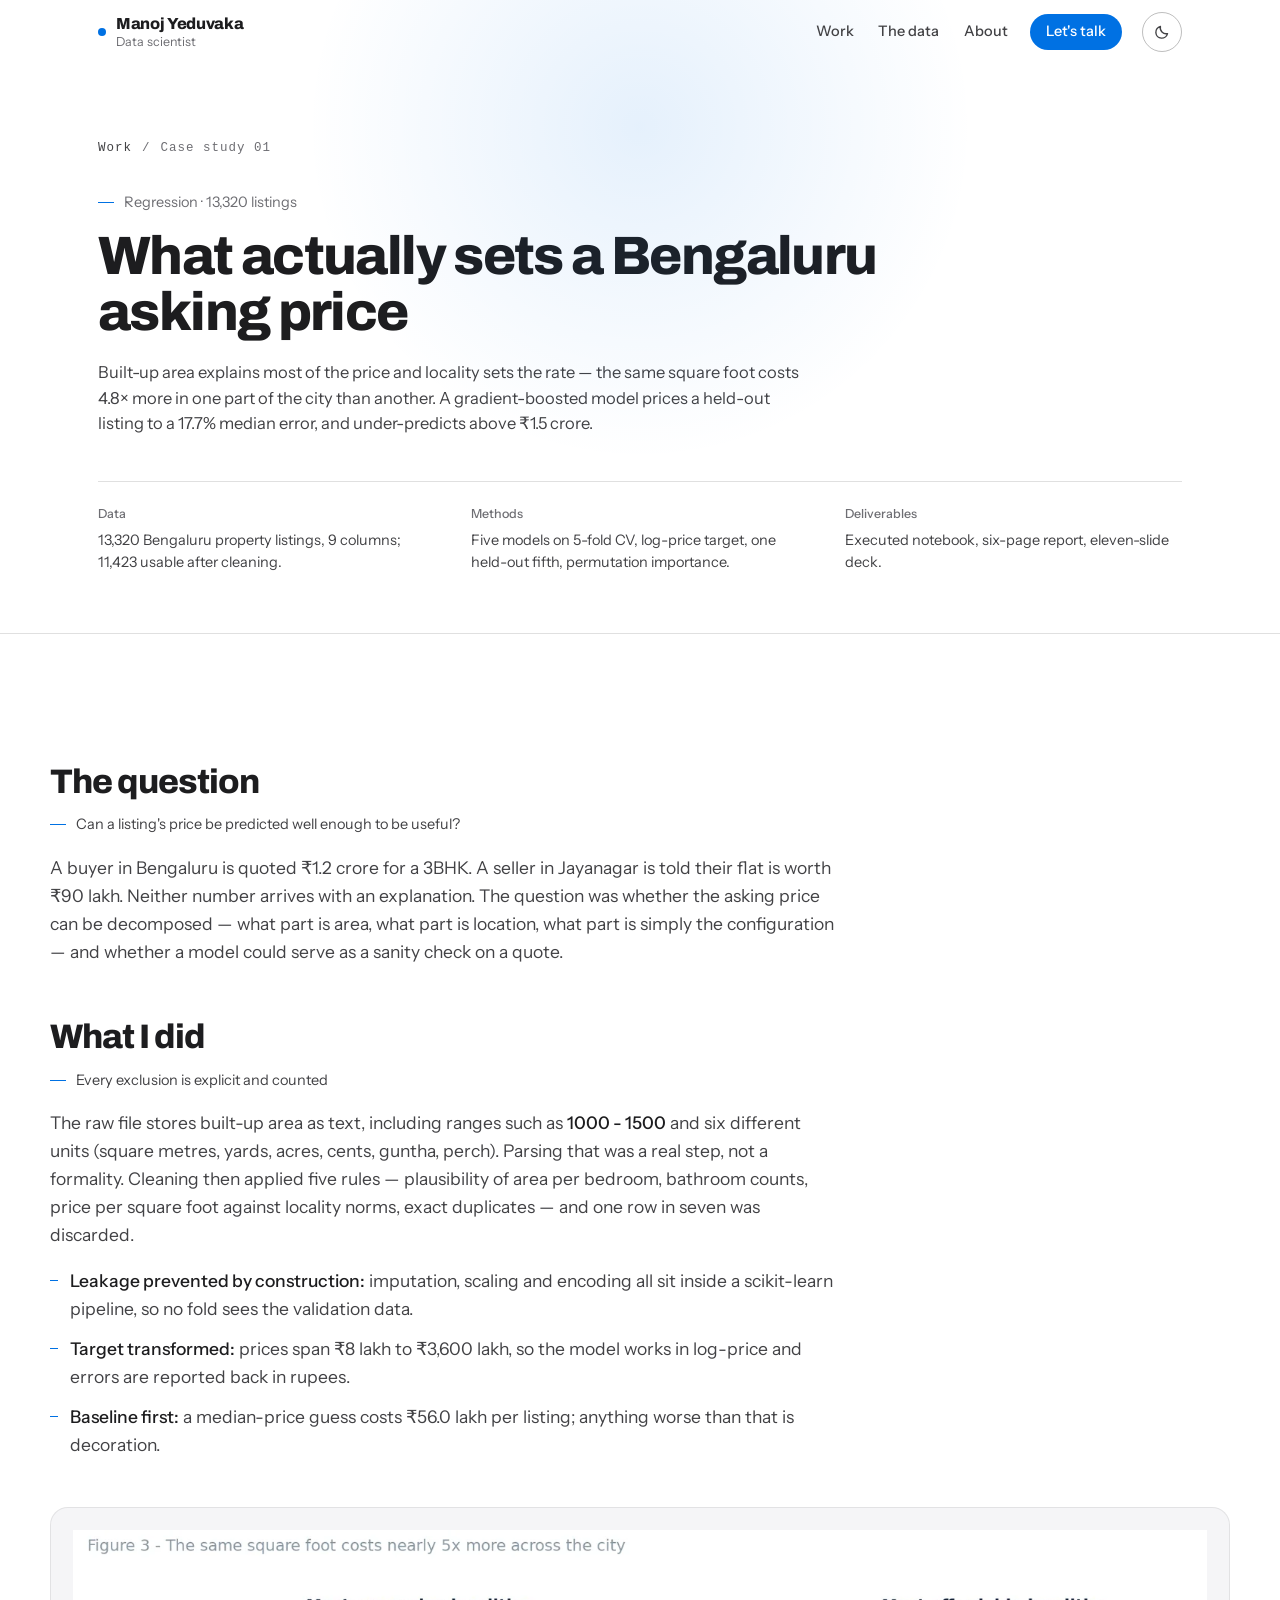
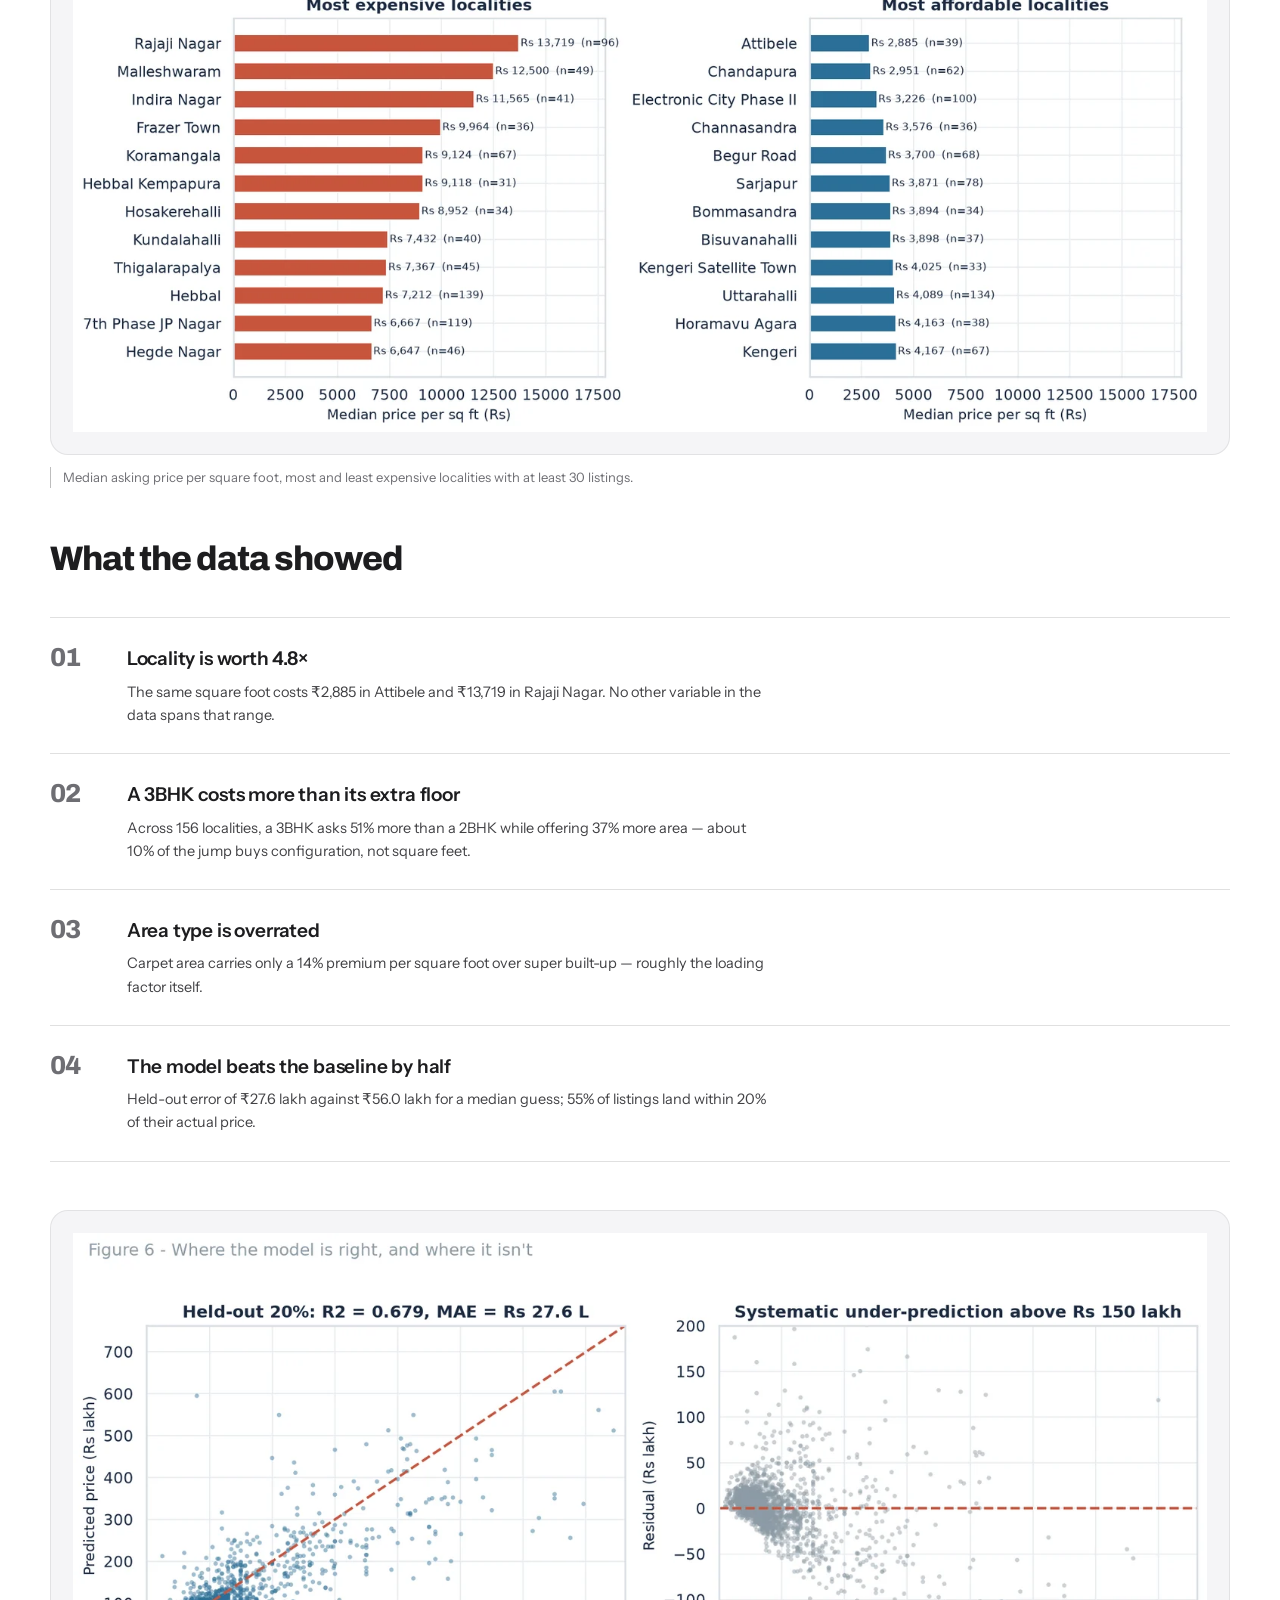
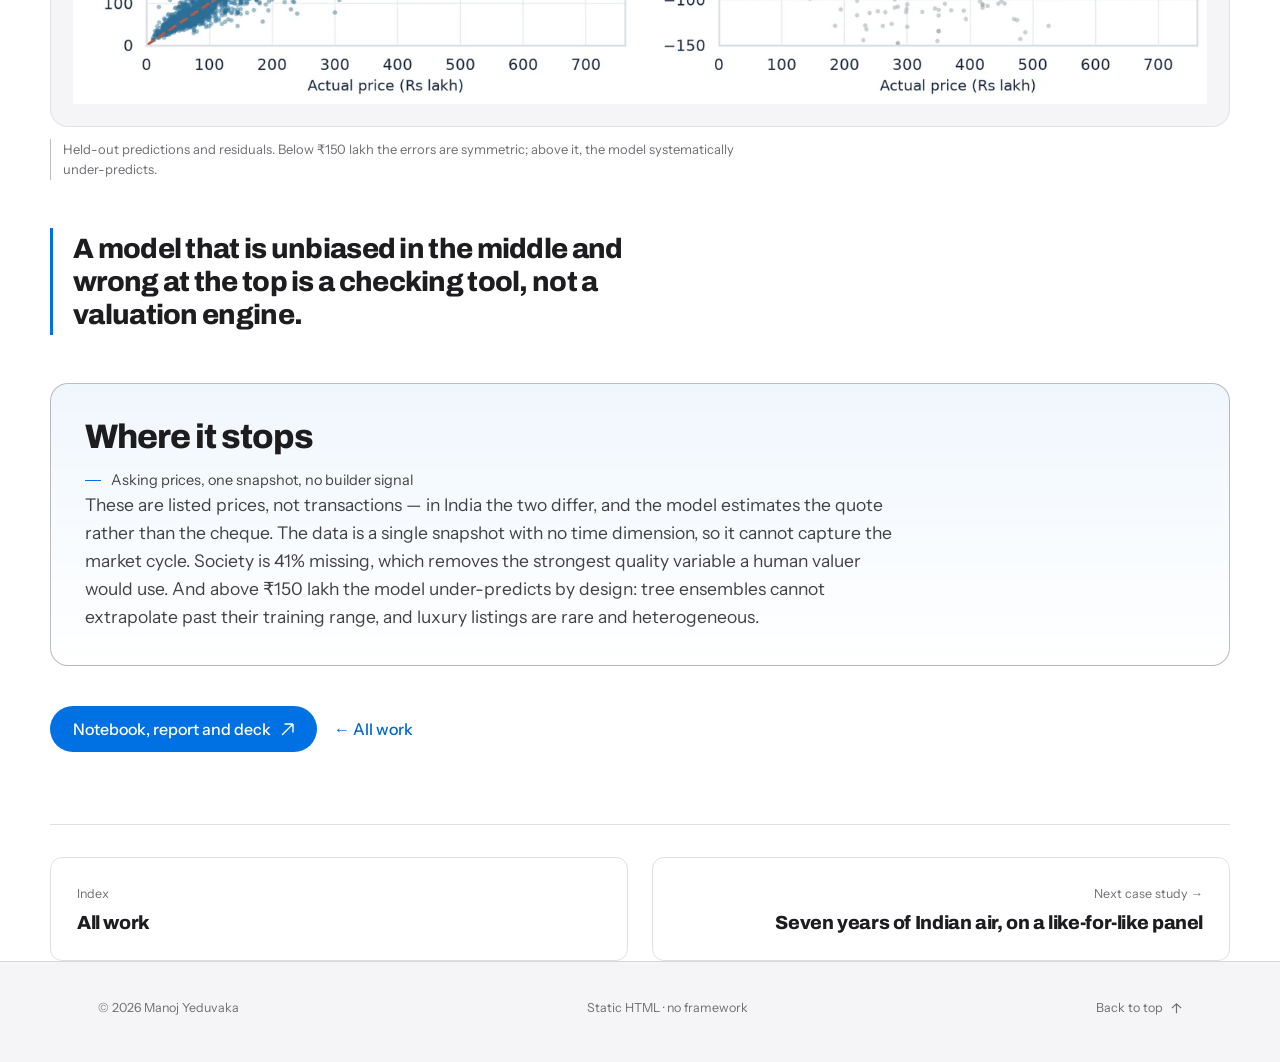
<file: work/bengaluru-housing.html>
<!DOCTYPE html>
<html lang="en">
<head>
<meta charset="utf-8">
<meta name="viewport" content="width=device-width, initial-scale=1">
<title>What actually sets a Bengaluru asking price — Manoj Yeduvaka</title>
<meta name="description" content="A regression study on 13,320 Bengaluru property listings: locality is worth 4.8×, and the model beats a median baseline by half.">
<meta name="theme-color" content="#0A0A0B">
<meta property="og:title" content="What actually sets a Bengaluru asking price">
<meta property="og:description" content="A regression study on 13,320 Bengaluru property listings: locality is worth 4.8×, and the model beats a median baseline by half.">
<meta property="og:type" content="article">
<link rel="icon" href="data:image/svg+xml,%3Csvg xmlns='http://www.w3.org/2000/svg' viewBox='0 0 32 32'%3E%3Crect width='32' height='32' fill='%230A0A0B'/%3E%3Ccircle cx='16' cy='16' r='5' fill='%23D8FF3E'/%3E%3C/svg%3E">
<link rel="preload" href="../assets/fonts/archivo-800.woff2" as="font" type="font/woff2" crossorigin>
<link rel="stylesheet" href="../assets/css/site.css">
<noscript><style>[data-reveal],[data-fade]{opacity:1!important;transform:none!important}</style></noscript>
</head>
<body>

<a class="skip" href="#main">Skip to content</a>

<header class="nav is-scrolled">
  <div class="shell nav-in">
    <a class="brand" href="../index.html">
      <span class="dot" aria-hidden="true"></span>
      <span>Manoj Yeduvaka<small>Data scientist</small></span>
    </a>
    <nav class="nav-links" aria-label="Primary">
      <a href="../index.html#work">Work</a>
      <a href="../index.html#data">The data</a>
      <a href="../index.html#about">About</a>
      <a class="nav-cta" href="../index.html#contact">Let's talk</a>
    </nav>
    <div class="nav-end">
      <button class="theme-btn" type="button" aria-label="Switch appearance">
        <svg class="sun" width="16" height="16" viewBox="0 0 16 16" fill="none" aria-hidden="true"><circle cx="8" cy="8" r="3.2" stroke="currentColor" stroke-width="1.4"/><path d="M8 1v1.6M8 13.4V15M1 8h1.6M13.4 8H15M3.1 3.1l1.1 1.1M11.8 11.8l1.1 1.1M12.9 3.1l-1.1 1.1M4.2 11.8l-1.1 1.1" stroke="currentColor" stroke-width="1.4" stroke-linecap="round"/></svg>
        <svg class="moon" width="16" height="16" viewBox="0 0 16 16" fill="none" aria-hidden="true"><path d="M13.5 9.6A5.9 5.9 0 0 1 6.4 2.5a5.9 5.9 0 1 0 7.1 7.1Z" stroke="currentColor" stroke-width="1.4" stroke-linejoin="round"/></svg>
      </button>
    </div>
    <button class="nav-toggle" type="button" aria-expanded="false" aria-controls="menu">
      <svg width="14" height="14" viewBox="0 0 14 14" fill="none" aria-hidden="true"><path d="M1 4h12M1 10h12" stroke="currentColor" stroke-width="1.5"/></svg>
      Menu
    </button>
  </div>
  <div class="menu" id="menu">
    <ul>
      <li><a href="../index.html#work">Work</a></li>
      <li><a href="../index.html#data">The data</a></li>
      <li><a href="../index.html#about">About</a></li>
      <li><a href="../index.html#contact">Contact</a></li>
    </ul>
  </div>
</header>

<main id="main">
  <article>
    <header class="cs-hero">
      <div class="shell">
        <div class="cs-crumb mono">
          <a href="../index.html#work">Work</a>
          <span aria-hidden="true">/</span>
          <span>Case study 01</span>
        </div>
        <p class="eyebrow">Regression · 13,320 listings</p>
        <h1 data-split>What actually sets a Bengaluru asking price</h1>
        <p class="cs-lead" data-reveal>
          Built-up area explains most of the price and locality sets the rate — the same square foot
          costs 4.8× more in one part of the city than another. A gradient-boosted model prices a
          held-out listing to a 17.7% median error, and under-predicts above ₹1.5 crore.
        </p>

        <div class="meta-grid" data-reveal>
          <div>
            <h3>Data</h3>
            <p>13,320 Bengaluru property listings, 9 columns; 11,423 usable after cleaning.</p>
          </div>
          <div>
            <h3>Methods</h3>
            <p>Five models on 5-fold CV, log-price target, one held-out fifth, permutation importance.</p>
          </div>
          <div>
            <h3>Deliverables</h3>
            <p>Executed notebook, six-page report, eleven-slide deck.</p>
          </div>
        </div>
      </div>
    </header>

    <div class="shell prose">
      <h2 data-split>The question</h2>
      <p class="eyebrow">Can a listing's price be predicted well enough to be useful?</p>
      <p>A buyer in Bengaluru is quoted ₹1.2 crore for a 3BHK. A seller in Jayanagar is told their
        flat is worth ₹90 lakh. Neither number arrives with an explanation. The question was whether
        the asking price can be decomposed — what part is area, what part is location, what part is
        simply the configuration — and whether a model could serve as a sanity check on a quote.</p>

      <h2 data-split>What I did</h2>
      <p class="eyebrow">Every exclusion is explicit and counted</p>
      <p>The raw file stores built-up area as text, including ranges such as
        <strong>1000 - 1500</strong> and six different units (square metres, yards, acres, cents,
        guntha, perch). Parsing that was a real step, not a formality. Cleaning then applied five
        rules — plausibility of area per bedroom, bathroom counts, price per square foot against
        locality norms, exact duplicates — and one row in seven was discarded.</p>

      <ul>
        <li><strong>Leakage prevented by construction:</strong> imputation, scaling and encoding all
          sit inside a scikit-learn pipeline, so no fold sees the validation data.</li>
        <li><strong>Target transformed:</strong> prices span ₹8 lakh to ₹3,600 lakh, so the model
          works in log-price and errors are reported back in rupees.</li>
        <li><strong>Baseline first:</strong> a median-price guess costs ₹56.0 lakh per listing;
          anything worse than that is decoration.</li>
      </ul>

      <figure class="figure">
        <div class="paper">
          <img src="../assets/img/bengaluru-locality.webp" alt="Median asking price per square foot by locality, most and least expensive" loading="lazy">
        </div>
        <figcaption>Median asking price per square foot, most and least expensive localities with at least 30 listings.</figcaption>
      </figure>

      <h2 data-split>What the data showed</h2>
      <div class="findings">
        <div class="finding">
          <div class="num" aria-hidden="true">01</div>
          <div>
            <h3>Locality is worth 4.8×</h3>
            <p>The same square foot costs ₹2,885 in Attibele and ₹13,719 in Rajaji Nagar.
              No other variable in the data spans that range.</p>
          </div>
        </div>
        <div class="finding">
          <div class="num" aria-hidden="true">02</div>
          <div>
            <h3>A 3BHK costs more than its extra floor</h3>
            <p>Across 156 localities, a 3BHK asks 51% more than a 2BHK while offering 37% more
              area — about 10% of the jump buys configuration, not square feet.</p>
          </div>
        </div>
        <div class="finding">
          <div class="num" aria-hidden="true">03</div>
          <div>
            <h3>Area type is overrated</h3>
            <p>Carpet area carries only a 14% premium per square foot over super built-up —
              roughly the loading factor itself.</p>
          </div>
        </div>
        <div class="finding">
          <div class="num" aria-hidden="true">04</div>
          <div>
            <h3>The model beats the baseline by half</h3>
            <p>Held-out error of ₹27.6 lakh against ₹56.0 lakh for a median guess; 55% of listings
              land within 20% of their actual price.</p>
          </div>
        </div>
      </div>

      <figure class="figure">
        <div class="paper">
          <img src="../assets/img/bengaluru-model.webp" alt="Held-out predictions and residuals" loading="lazy">
        </div>
        <figcaption>Held-out predictions and residuals. Below ₹150 lakh the errors are symmetric; above it, the model systematically under-predicts.</figcaption>
      </figure>

      <blockquote class="pull" data-split>A model that is unbiased in the middle and wrong at the top is a checking tool, not a valuation engine.</blockquote>

      <div class="stops">
        <h2 data-split>Where it stops</h2>
        <p class="eyebrow">Asking prices, one snapshot, no builder signal</p>
        <p>These are listed prices, not transactions — in India the two differ, and the model
          estimates the quote rather than the cheque. The data is a single snapshot with no time
          dimension, so it cannot capture the market cycle. Society is 41% missing, which removes
          the strongest quality variable a human valuer would use. And above ₹150 lakh the model
          under-predicts by design: tree ensembles cannot extrapolate past their training range,
          and luxury listings are rare and heterogeneous.</p>
      </div>

      <div class="next">
        <a class="btn solid" href="https://github.com/nx-manoj/Machine-learning-projects/tree/main/Bengaluru-Housing-Prices" target="_blank" rel="noopener">
          <span>Notebook, report and deck
            <svg class="arw" width="13" height="13" viewBox="0 0 13 13" fill="none" aria-hidden="true"><path d="M1 12L12 1M12 1H3.5M12 1V9.5" stroke="currentColor" stroke-width="1.4"/></svg>
          </span>
        </a>
        <a class="btn btn-ghost" href="../index.html#work"><span>← All work</span></a>
      </div>

      <nav class="cs-nav" aria-label="Case studies">
        <a class="prevp" href="../index.html#work">
          <span class="dir">Index</span>
          <span class="ttl">All work</span>
        </a>
        <a class="nextp" href="india-air-quality.html">
          <span class="dir">Next case study →</span>
          <span class="ttl">Seven years of Indian air, on a like-for-like panel</span>
        </a>
      </nav>
    </div>
  </article>
</main>

<footer class="site">
  <div class="shell foot">
    <span>© 2026 Manoj Yeduvaka</span>
    <span>Static HTML · no framework</span>
    <a class="totop" href="#main">Back to top
      <svg width="11" height="11" viewBox="0 0 13 13" fill="none" aria-hidden="true"><path d="M6.5 12V1M1 6L6.5 1L12 6" stroke="currentColor" stroke-width="1.4"/></svg>
    </a>
  </div>
</footer>

<script src="../assets/js/site.js" defer></script>
</body>
</html>
</file>
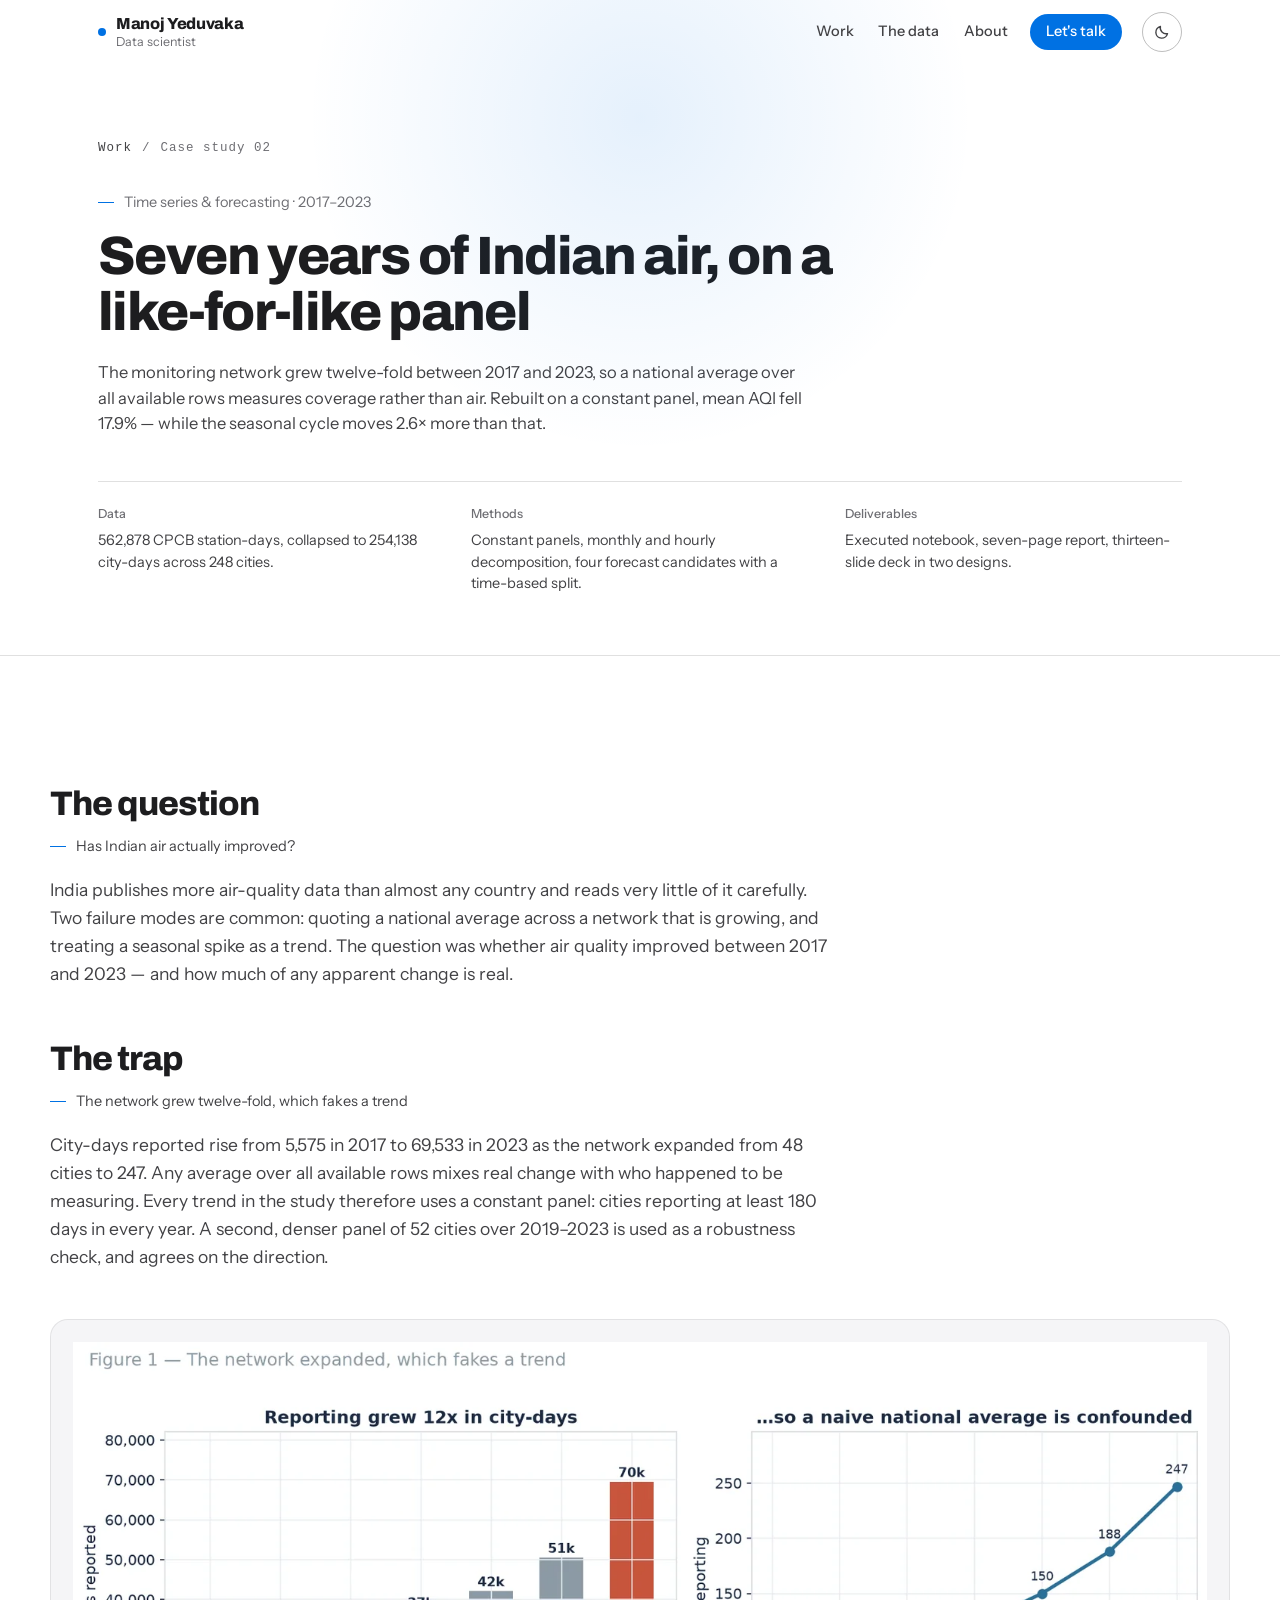
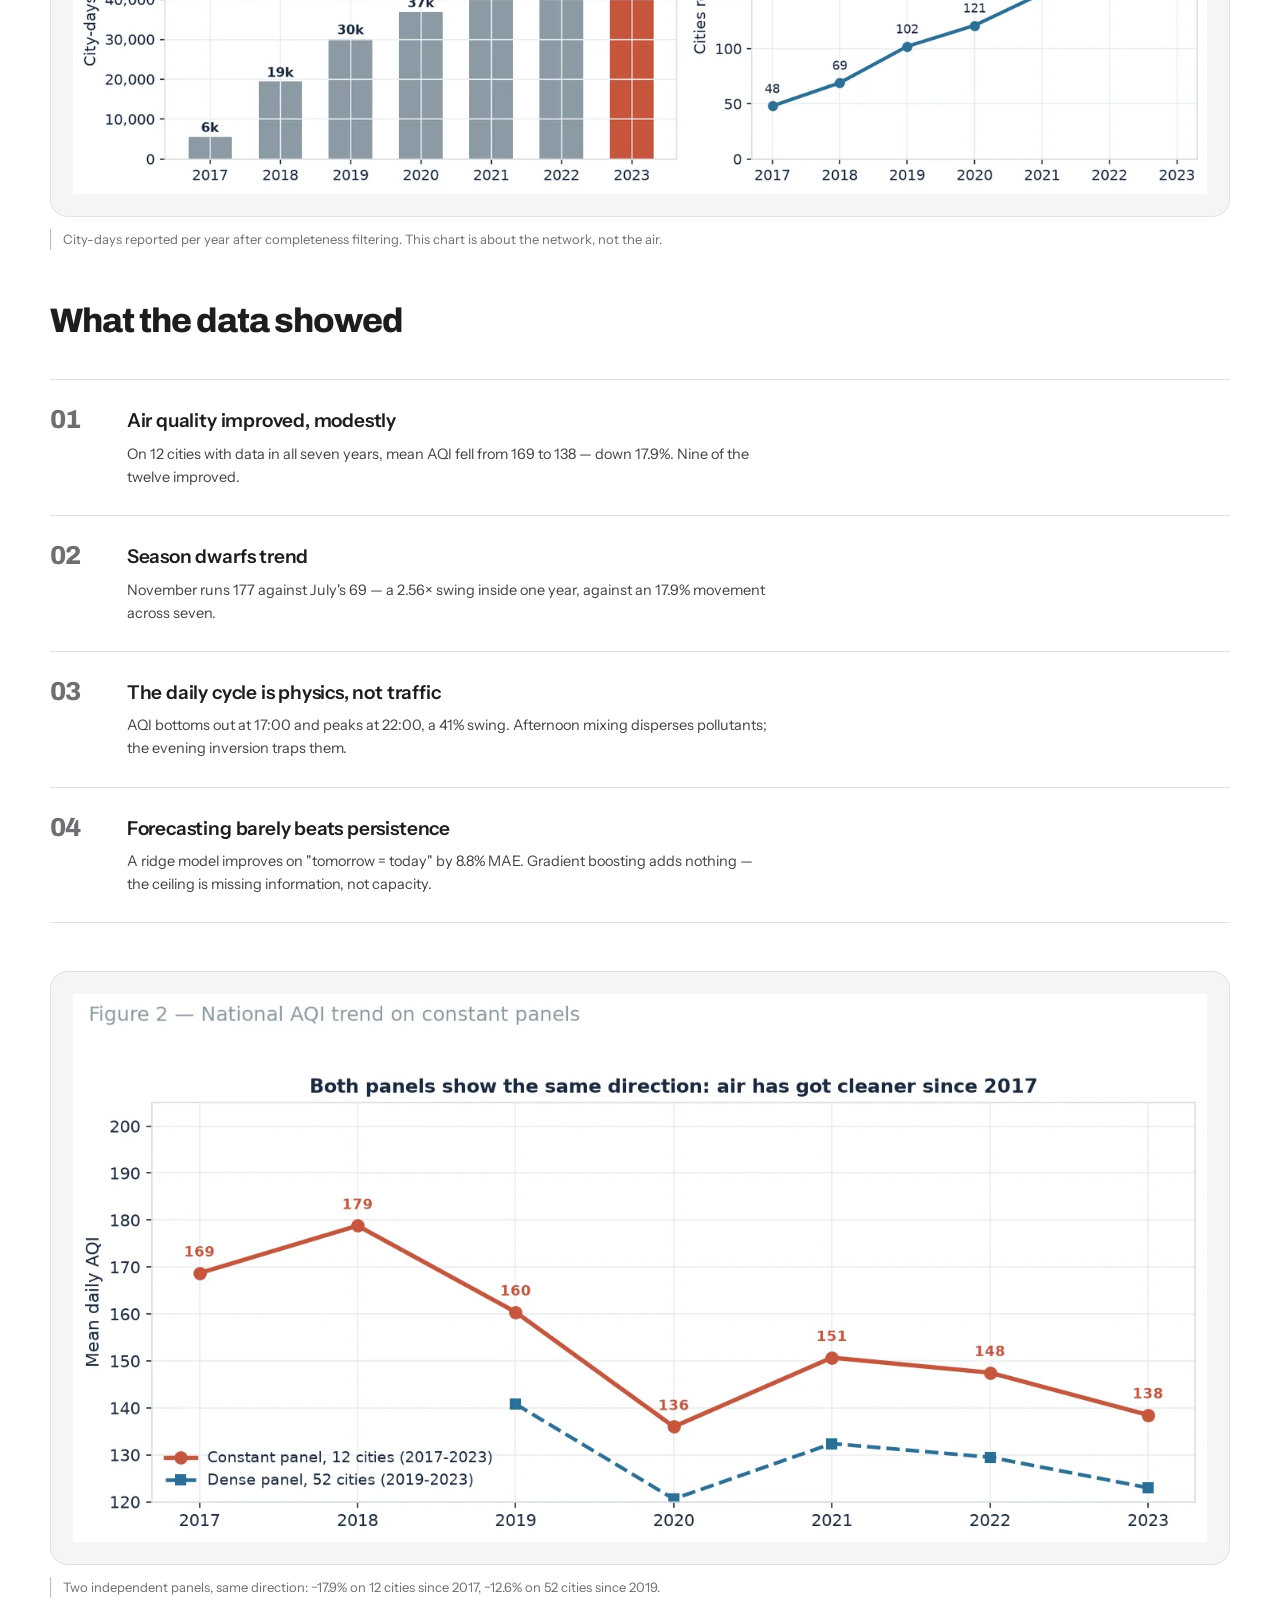
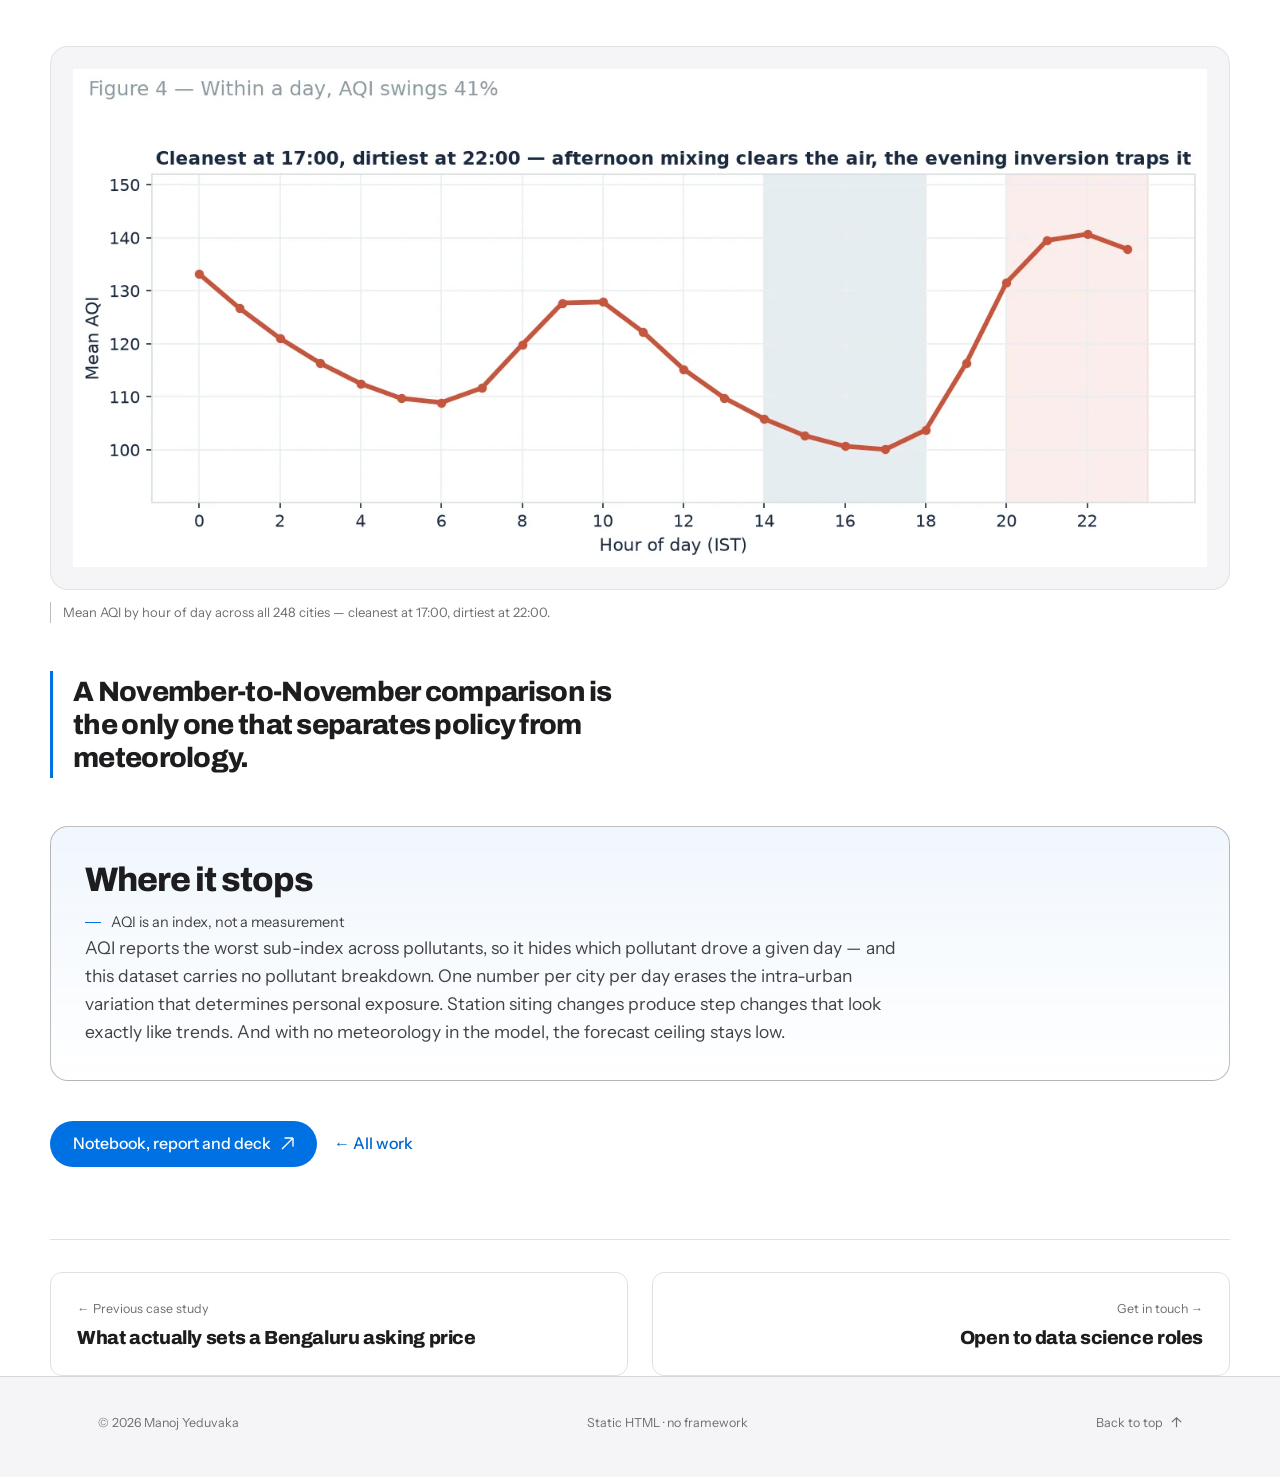
<file: work/india-air-quality.html>
<!DOCTYPE html>
<html lang="en">
<head>
<meta charset="utf-8">
<meta name="viewport" content="width=device-width, initial-scale=1">
<title>Seven years of Indian air, on a like-for-like panel — Manoj Yeduvaka</title>
<meta name="description" content="562,878 CPCB station-days on a constant panel: mean AQI fell 17.9% since 2017, while the seasonal cycle moves 2.6× more.">
<meta name="theme-color" content="#0A0A0B">
<meta property="og:title" content="Seven years of Indian air, on a like-for-like panel">
<meta property="og:description" content="562,878 CPCB station-days on a constant panel: mean AQI fell 17.9% since 2017, while the seasonal cycle moves 2.6× more.">
<meta property="og:type" content="article">
<link rel="icon" href="data:image/svg+xml,%3Csvg xmlns='http://www.w3.org/2000/svg' viewBox='0 0 32 32'%3E%3Crect width='32' height='32' fill='%230A0A0B'/%3E%3Ccircle cx='16' cy='16' r='5' fill='%23D8FF3E'/%3E%3C/svg%3E">
<link rel="preload" href="../assets/fonts/archivo-800.woff2" as="font" type="font/woff2" crossorigin>
<link rel="stylesheet" href="../assets/css/site.css">
<noscript><style>[data-reveal],[data-fade]{opacity:1!important;transform:none!important}</style></noscript>
</head>
<body>

<a class="skip" href="#main">Skip to content</a>

<header class="nav is-scrolled">
  <div class="shell nav-in">
    <a class="brand" href="../index.html">
      <span class="dot" aria-hidden="true"></span>
      <span>Manoj Yeduvaka<small>Data scientist</small></span>
    </a>
    <nav class="nav-links" aria-label="Primary">
      <a href="../index.html#work">Work</a>
      <a href="../index.html#data">The data</a>
      <a href="../index.html#about">About</a>
      <a class="nav-cta" href="../index.html#contact">Let's talk</a>
    </nav>
    <div class="nav-end">
      <button class="theme-btn" type="button" aria-label="Switch appearance">
        <svg class="sun" width="16" height="16" viewBox="0 0 16 16" fill="none" aria-hidden="true"><circle cx="8" cy="8" r="3.2" stroke="currentColor" stroke-width="1.4"/><path d="M8 1v1.6M8 13.4V15M1 8h1.6M13.4 8H15M3.1 3.1l1.1 1.1M11.8 11.8l1.1 1.1M12.9 3.1l-1.1 1.1M4.2 11.8l-1.1 1.1" stroke="currentColor" stroke-width="1.4" stroke-linecap="round"/></svg>
        <svg class="moon" width="16" height="16" viewBox="0 0 16 16" fill="none" aria-hidden="true"><path d="M13.5 9.6A5.9 5.9 0 0 1 6.4 2.5a5.9 5.9 0 1 0 7.1 7.1Z" stroke="currentColor" stroke-width="1.4" stroke-linejoin="round"/></svg>
      </button>
    </div>
    <button class="nav-toggle" type="button" aria-expanded="false" aria-controls="menu">
      <svg width="14" height="14" viewBox="0 0 14 14" fill="none" aria-hidden="true"><path d="M1 4h12M1 10h12" stroke="currentColor" stroke-width="1.5"/></svg>
      Menu
    </button>
  </div>
  <div class="menu" id="menu">
    <ul>
      <li><a href="../index.html#work">Work</a></li>
      <li><a href="../index.html#data">The data</a></li>
      <li><a href="../index.html#about">About</a></li>
      <li><a href="../index.html#contact">Contact</a></li>
    </ul>
  </div>
</header>

<main id="main">
  <article>
    <header class="cs-hero">
      <div class="shell">
        <div class="cs-crumb mono">
          <a href="../index.html#work">Work</a>
          <span aria-hidden="true">/</span>
          <span>Case study 02</span>
        </div>
        <p class="eyebrow">Time series &amp; forecasting · 2017–2023</p>
        <h1 data-split>Seven years of Indian air, on a like-for-like panel</h1>
        <p class="cs-lead" data-reveal>
          The monitoring network grew twelve-fold between 2017 and 2023, so a national average over
          all available rows measures coverage rather than air. Rebuilt on a constant panel, mean AQI
          fell 17.9% — while the seasonal cycle moves 2.6× more than that.
        </p>

        <div class="meta-grid" data-reveal>
          <div>
            <h3>Data</h3>
            <p>562,878 CPCB station-days, collapsed to 254,138 city-days across 248 cities.</p>
          </div>
          <div>
            <h3>Methods</h3>
            <p>Constant panels, monthly and hourly decomposition, four forecast candidates with a time-based split.</p>
          </div>
          <div>
            <h3>Deliverables</h3>
            <p>Executed notebook, seven-page report, thirteen-slide deck in two designs.</p>
          </div>
        </div>
      </div>
    </header>

    <div class="shell prose">
      <h2 data-split>The question</h2>
      <p class="eyebrow">Has Indian air actually improved?</p>
      <p>India publishes more air-quality data than almost any country and reads very little of it
        carefully. Two failure modes are common: quoting a national average across a network that is
        growing, and treating a seasonal spike as a trend. The question was whether air quality
        improved between 2017 and 2023 — and how much of any apparent change is real.</p>

      <h2 data-split>The trap</h2>
      <p class="eyebrow">The network grew twelve-fold, which fakes a trend</p>
      <p>City-days reported rise from 5,575 in 2017 to 69,533 in 2023 as the network expanded from
        48 cities to 247. Any average over all available rows mixes real change with who happened to
        be measuring. Every trend in the study therefore uses a constant panel: cities reporting at
        least 180 days in every year. A second, denser panel of 52 cities over 2019–2023 is used as a
        robustness check, and agrees on the direction.</p>

      <figure class="figure">
        <div class="paper">
          <img src="../assets/img/air-coverage.webp" alt="City-days reported per year after completeness filtering" loading="lazy">
        </div>
        <figcaption>City-days reported per year after completeness filtering. This chart is about the network, not the air.</figcaption>
      </figure>

      <h2 data-split>What the data showed</h2>
      <div class="findings">
        <div class="finding">
          <div class="num" aria-hidden="true">01</div>
          <div>
            <h3>Air quality improved, modestly</h3>
            <p>On 12 cities with data in all seven years, mean AQI fell from 169 to 138 — down 17.9%.
              Nine of the twelve improved.</p>
          </div>
        </div>
        <div class="finding">
          <div class="num" aria-hidden="true">02</div>
          <div>
            <h3>Season dwarfs trend</h3>
            <p>November runs 177 against July's 69 — a 2.56× swing inside one year, against an 17.9%
              movement across seven.</p>
          </div>
        </div>
        <div class="finding">
          <div class="num" aria-hidden="true">03</div>
          <div>
            <h3>The daily cycle is physics, not traffic</h3>
            <p>AQI bottoms out at 17:00 and peaks at 22:00, a 41% swing. Afternoon mixing disperses
              pollutants; the evening inversion traps them.</p>
          </div>
        </div>
        <div class="finding">
          <div class="num" aria-hidden="true">04</div>
          <div>
            <h3>Forecasting barely beats persistence</h3>
            <p>A ridge model improves on "tomorrow = today" by 8.8% MAE. Gradient boosting adds
              nothing — the ceiling is missing information, not capacity.</p>
          </div>
        </div>
      </div>

      <figure class="figure">
        <div class="paper">
          <img src="../assets/img/air-trend.webp" alt="Mean AQI on two constant panels" loading="lazy">
        </div>
        <figcaption>Two independent panels, same direction: −17.9% on 12 cities since 2017, −12.6% on 52 cities since 2019.</figcaption>
      </figure>

      <figure class="figure">
        <div class="paper">
          <img src="../assets/img/air-diurnal.webp" alt="Mean AQI by hour of day across 248 cities" loading="lazy">
        </div>
        <figcaption>Mean AQI by hour of day across all 248 cities — cleanest at 17:00, dirtiest at 22:00.</figcaption>
      </figure>

      <blockquote class="pull" data-split>A November-to-November comparison is the only one that separates policy from meteorology.</blockquote>

      <div class="stops">
        <h2 data-split>Where it stops</h2>
        <p class="eyebrow">AQI is an index, not a measurement</p>
        <p>AQI reports the worst sub-index across pollutants, so it hides which pollutant drove a
          given day — and this dataset carries no pollutant breakdown. One number per city per day
          erases the intra-urban variation that determines personal exposure. Station siting changes
          produce step changes that look exactly like trends. And with no meteorology in the model,
          the forecast ceiling stays low.</p>
      </div>

      <div class="next">
        <a class="btn solid" href="https://github.com/nx-manoj/Machine-learning-projects/tree/main/Air-Quality-India" target="_blank" rel="noopener">
          <span>Notebook, report and deck
            <svg class="arw" width="13" height="13" viewBox="0 0 13 13" fill="none" aria-hidden="true"><path d="M1 12L12 1M12 1H3.5M12 1V9.5" stroke="currentColor" stroke-width="1.4"/></svg>
          </span>
        </a>
        <a class="btn btn-ghost" href="../index.html#work"><span>← All work</span></a>
      </div>

      <nav class="cs-nav" aria-label="Case studies">
        <a class="prevp" href="bengaluru-housing.html">
          <span class="dir">← Previous case study</span>
          <span class="ttl">What actually sets a Bengaluru asking price</span>
        </a>
        <a class="nextp" href="../index.html#contact">
          <span class="dir">Get in touch →</span>
          <span class="ttl">Open to data science roles</span>
        </a>
      </nav>
    </div>
  </article>
</main>

<footer class="site">
  <div class="shell foot">
    <span>© 2026 Manoj Yeduvaka</span>
    <span>Static HTML · no framework</span>
    <a class="totop" href="#main">Back to top
      <svg width="11" height="11" viewBox="0 0 13 13" fill="none" aria-hidden="true"><path d="M6.5 12V1M1 6L6.5 1L12 6" stroke="currentColor" stroke-width="1.4"/></svg>
    </a>
  </div>
</footer>

<script src="../assets/js/site.js" defer></script>
</body>
</html>
</file>
<file: assets/css/site.css>
/* ==========================================================================
   Manoj Yeduvaka — portfolio
   Theme: Apple system palette.
   Light  — #FFFFFF canvas, #1D1D1F ink, systemBlue #0071E3
   Dark   — #000000 canvas, #F5F5F7 ink, systemBlue #0A84FF for text
   Follows the OS appearance by default; the nav switch overrides it.
   ========================================================================== */

@font-face{font-family:'Archivo';font-style:normal;font-weight:800;font-display:swap;
  src:url('../fonts/archivo-800.woff2') format('woff2');unicode-range:U+0000-00FF,U+0131,U+2000-206F,U+2122;}
@font-face{font-family:'Archivo';font-style:normal;font-weight:800;font-display:swap;
  src:url('../fonts/archivo-800-ext.woff2') format('woff2');}
@font-face{font-family:'Instrument Sans';font-style:normal;font-weight:400;font-display:swap;
  src:url('../fonts/instrument-400.woff2') format('woff2');}
@font-face{font-family:'Instrument Sans';font-style:normal;font-weight:500;font-display:swap;
  src:url('../fonts/instrument-500.woff2') format('woff2');}
@font-face{font-family:'Instrument Sans';font-style:normal;font-weight:600;font-display:swap;
  src:url('../fonts/instrument-600.woff2') format('woff2');}

/* ---------------------------------------------------------- LIGHT (default) */
:root{
  color-scheme:light;

  --bg:#FFFFFF;
  --bg-2:#F5F5F7;          /* Apple's gray surface */
  --bg-3:#EDEDF0;
  --card:#FFFFFF;
  --fg:#1D1D1F;            /* 16.8:1 */
  --fg-2:#424245;          /* 10.0:1 */
  --fg-3:#6E6E73;          /*  5.1:1 */
  --line:rgba(0,0,0,.12);
  --line-2:rgba(0,0,0,.26);
  --hover:rgba(0,0,0,.045);
  --nav-bg:rgba(255,255,255,.86);

  --accent:#0071E3;        /* filled buttons — white label at 4.7:1 */
  --accent-press:#0066CC;
  --accent-text:#0066CC;   /* links and labels — 5.6:1 */
  --accent-ink:#FFFFFF;
  --accent-wash:rgba(0,113,227,.06);
  --glow:rgba(0,113,227,.10);

  --paper:#F5F5F7;
  --paper-line:rgba(0,0,0,.08);
  --ink:#1D1D1F;
  --ink-2:#424245;
  --ink-3:#6E6E73;

  --t-display:clamp(34px,4.6vw,58px);
  --t-h2:clamp(26px,3.2vw,38px);
  --t-h3:clamp(19px,1.7vw,23px);
  --t-body:clamp(16px,.5vw + 14.6px,17.5px);
  --t-small:14.5px;
  --t-micro:12.5px;

  --maxw:1180px;
  --pad:clamp(20px,5vw,48px);
  --sec:clamp(56px,7.5vw,104px);
  --radius:18px;
  --radius-sm:12px;
  --ease:cubic-bezier(.22,.61,.36,1);

  --font-display:'Archivo',-apple-system,BlinkMacSystemFont,'Segoe UI',sans-serif;
  --font-text:'Instrument Sans',-apple-system,BlinkMacSystemFont,'Segoe UI',sans-serif;
  --mono:ui-monospace,'SFMono-Regular','SF Mono',Menlo,Consolas,monospace;
}

/* ---------------------------------------------------------- DARK (OS setting) */
@media (prefers-color-scheme:dark){
  :root:not([data-theme="light"]){
    color-scheme:dark;
    --bg:#000000;
    --bg-2:#161617;
    --bg-3:#1D1D1F;
    --card:#161617;
    --fg:#F5F5F7;            /* 19.3:1 */
    --fg-2:#A1A1A6;          /*  8.2:1 */
    --fg-3:#86868B;          /*  5.8:1 */
    --line:rgba(255,255,255,.14);
    --line-2:rgba(255,255,255,.30);
    --hover:rgba(255,255,255,.06);
    --nav-bg:rgba(0,0,0,.86);
    --accent:#0071E3;
    --accent-press:#0066CC;
    --accent-text:#0A84FF;   /*  5.8:1 on black */
    --accent-ink:#FFFFFF;
    --accent-wash:rgba(10,132,255,.08);
    --glow:rgba(10,132,255,.12);
  }
}

/* ---------------------------------------------------------- DARK (manual) */
:root[data-theme="dark"]{
  color-scheme:dark;
  --bg:#000000;
  --bg-2:#161617;
  --bg-3:#1D1D1F;
  --card:#161617;
  --fg:#F5F5F7;
  --fg-2:#A1A1A6;
  --fg-3:#86868B;
  --line:rgba(255,255,255,.14);
  --line-2:rgba(255,255,255,.30);
  --hover:rgba(255,255,255,.06);
  --nav-bg:rgba(0,0,0,.86);
  --accent:#0071E3;
  --accent-press:#0066CC;
  --accent-text:#0A84FF;
  --accent-ink:#FFFFFF;
  --accent-wash:rgba(10,132,255,.08);
  --glow:rgba(10,132,255,.12);
}

*,*::before,*::after{box-sizing:border-box}
html{-webkit-text-size-adjust:100%;scroll-behavior:smooth}
body{
  margin:0;background:var(--bg);color:var(--fg);
  font-family:var(--font-text);font-size:var(--t-body);line-height:1.6;
  -webkit-font-smoothing:antialiased;text-rendering:optimizeLegibility;
  overflow-x:hidden;
  transition:background-color .3s var(--ease),color .3s var(--ease);
}
img{max-width:100%;height:auto;display:block}
a{color:inherit;text-decoration:none}
button{font:inherit;color:inherit}
::selection{background:var(--accent);color:var(--accent-ink)}
:target{scroll-margin-top:96px}
:focus-visible{outline:2px solid var(--accent-text);outline-offset:3px;border-radius:4px}

.shell{width:100%;max-width:var(--maxw);margin:0 auto;padding:0 var(--pad)}
.display{font-family:var(--font-display);font-weight:800;letter-spacing:-.03em;line-height:1.02;margin:0}
.mono{font-family:var(--mono);font-size:var(--t-micro);letter-spacing:.08em;text-transform:none;font-weight:400}
.dim{color:var(--fg-2)}
.faint{color:var(--fg-3)}
.acid{color:var(--accent-text)}
.sr-only{position:absolute;width:1px;height:1px;padding:0;margin:-1px;overflow:hidden;clip:rect(0,0,0,0);white-space:nowrap;border:0}
.skip{position:fixed;left:16px;top:-80px;z-index:200;background:var(--accent);color:var(--accent-ink);
  padding:12px 18px;font-weight:600;border-radius:0 0 12px 12px;transition:top .2s}
.skip:focus{top:0}

/* decorative layers from the first build — kept inert so old pages load clean */
.grain,.progress,.pageveil,.veil,.cursor,.cursor-ring{display:none!important}
html.is-locked{overflow:auto!important}

/* ============================ NAV ============================ */
.nav{position:fixed;top:0;left:0;right:0;z-index:50;border-bottom:1px solid transparent;
  transition:background .3s var(--ease),border-color .3s var(--ease)}
.nav.is-scrolled{background:var(--nav-bg);backdrop-filter:saturate(180%) blur(20px);
  -webkit-backdrop-filter:saturate(180%) blur(20px);border-bottom-color:var(--line)}
.nav-in{display:flex;align-items:center;justify-content:space-between;gap:20px;height:64px}
.brand{display:flex;align-items:center;gap:10px;font-family:var(--font-display);font-weight:800;
  font-size:16px;letter-spacing:-.02em;line-height:1;min-height:44px}
.brand .dot{width:8px;height:8px;border-radius:50%;background:var(--accent);flex:0 0 auto}
.brand small{display:block;font-family:var(--font-text);font-size:12.5px;color:var(--fg-3);
  font-weight:400;margin-top:4px;letter-spacing:0}
.nav-links{display:flex;align-items:center;gap:clamp(6px,1.6vw,24px);margin-left:auto}
.nav-links a{font-size:var(--t-small);font-weight:500;color:var(--fg-2);
  display:inline-flex;align-items:center;min-height:44px;padding:0 2px;transition:color .2s}
.nav-links a:hover{color:var(--fg)}
.nav-cta{display:inline-flex;align-items:center;min-height:36px!important;border:0;
  padding:0 16px!important;border-radius:980px;font-size:var(--t-small)!important;font-weight:500;
  background:var(--accent);color:var(--accent-ink)!important;transition:background .2s}
.nav-cta:hover{background:var(--accent-press);color:var(--accent-ink)!important}
.nav-end{display:flex;align-items:center;gap:8px}
.nav-toggle{display:none;align-items:center;gap:8px;min-height:44px;padding:0 14px;background:none;
  border:1px solid var(--line-2);border-radius:980px;font-size:var(--t-small);color:var(--fg);cursor:pointer}
.nav-toggle svg{display:block}

/* appearance switch */
.theme-btn{display:inline-flex;align-items:center;justify-content:center;width:40px;height:40px;
  padding:0;background:none;border:1px solid var(--line-2);border-radius:980px;cursor:pointer;
  color:var(--fg-2);transition:color .2s,border-color .2s,background .2s}
.theme-btn:hover{color:var(--fg);border-color:var(--fg-3);background:var(--hover)}
.theme-btn svg{display:block}
.theme-btn .sun{display:none}
@media (prefers-color-scheme:dark){
  :root:not([data-theme="light"]) .theme-btn .sun{display:block}
  :root:not([data-theme="light"]) .theme-btn .moon{display:none}
}
:root[data-theme="dark"] .theme-btn .sun{display:block}
:root[data-theme="dark"] .theme-btn .moon{display:none}
:root[data-theme="light"] .theme-btn .sun{display:none}
:root[data-theme="light"] .theme-btn .moon{display:block}

/* mobile menu panel */
.menu{display:none;border-top:1px solid var(--line);background:var(--nav-bg);
  backdrop-filter:saturate(180%) blur(20px);-webkit-backdrop-filter:saturate(180%) blur(20px)}
.menu.is-open{display:block}
.menu ul{list-style:none;margin:0;padding:8px var(--pad) 16px}
.menu a{display:flex;align-items:center;min-height:52px;font-size:16px;color:var(--fg-2);
  border-bottom:1px solid var(--line)}
.menu a:hover{color:var(--fg)}

/* ============================ HERO ============================ */
.hero{position:relative;padding:clamp(104px,13vh,150px) 0 0;overflow:hidden}
.hero-glow{position:absolute;z-index:0;pointer-events:none;
  width:min(900px,120vw);aspect-ratio:1;left:50%;top:-42%;transform:translateX(-50%);
  background:radial-gradient(circle,var(--glow) 0%,transparent 68%)}
.hero-in{position:relative;z-index:2}
.hero-eyebrow{display:flex;align-items:center;gap:12px;flex-wrap:wrap;
  color:var(--fg-3);margin:0 0 22px;font-size:var(--t-small)}
.hero-eyebrow .rule{height:1px;width:28px;background:var(--line-2)}
.badge{display:inline-flex;align-items:center;gap:7px;padding:5px 11px;border-radius:980px;
  border:1px solid var(--line-2);color:var(--fg);font-size:13px;font-weight:500}
.badge i{width:6px;height:6px;border-radius:50%;background:var(--accent);display:block}

h1.hero-title{font-size:var(--t-display);max-width:19ch;line-height:1.02}
.hero-sub{max-width:58ch;margin:22px 0 0;color:var(--fg-2);font-size:clamp(16.5px,1.05vw,19px);line-height:1.55}
.hero-sub strong{color:var(--fg);font-weight:500}
.hero-actions{display:flex;align-items:center;gap:12px;flex-wrap:wrap;margin-top:30px}

/* buttons — Apple pill */
.btn{position:relative;display:inline-flex;align-items:center;justify-content:center;gap:10px;
  min-height:46px;padding:0 22px;border:1px solid var(--line-2);border-radius:980px;
  font-size:16px;font-weight:500;transition:background .2s,color .2s,border-color .2s}
.btn span{display:inline-flex;align-items:center;gap:10px}
.btn.solid{background:var(--accent);color:var(--accent-ink);border-color:transparent}
.btn.solid:hover{background:var(--accent-press)}
.btn:not(.solid):hover{background:var(--hover);border-color:var(--fg-3)}
.btn .arw{transition:transform .2s var(--ease)}
.btn:hover .arw{transform:translate(2px,-2px)}
.btn-ghost{border-color:transparent;padding:0 4px;color:var(--accent-text)}
.btn-ghost:hover{background:none;color:var(--accent-press)}

/* stat rail — three real numbers */
.stats{position:relative;z-index:2;display:grid;grid-template-columns:repeat(3,1fr);
  margin-top:clamp(36px,5vw,64px);border-top:1px solid var(--line)}
.stats .st{padding:22px 24px 24px 0;display:flex;flex-direction:column;gap:6px}
.stats .st + .st{padding-left:clamp(16px,2.4vw,28px);border-left:1px solid var(--line)}
.stats .n{font-family:var(--font-display);font-weight:800;font-size:clamp(24px,2.4vw,32px);
  letter-spacing:-.03em;line-height:1;font-variant-numeric:tabular-nums}
.stats .l{font-size:var(--t-small);color:var(--fg-3);line-height:1.45;max-width:26ch}

/* ============================ SECTIONS ============================ */
.sec{position:relative;padding:var(--sec) 0;border-top:1px solid var(--line)}
.sec-head{display:grid;grid-template-columns:minmax(0,1fr);gap:14px;margin-bottom:clamp(28px,4vw,48px)}
.sec-idx{font-size:var(--t-micro);color:var(--fg-3);display:flex;align-items:center;gap:10px;margin:0}
.sec-idx b{color:var(--accent-text);font-weight:600}
.sec-title{font-family:var(--font-display);font-weight:800;font-size:var(--t-h2);
  letter-spacing:-.03em;line-height:1.06;margin:0;max-width:26ch}
.sec-lead{color:var(--fg-2);max-width:62ch;margin:0;font-size:var(--t-body)}
.sec-right{justify-self:end;text-align:right;color:var(--fg-3);max-width:24ch}

/* ============================ PROJECT CARDS ============================ */
.work-grid{display:grid;gap:clamp(18px,2.4vw,28px)}
.pcard{position:relative;display:grid;grid-template-columns:1.05fr 1fr;gap:0;
  border:1px solid var(--line);border-radius:var(--radius);background:var(--card);overflow:hidden;
  transition:border-color .25s var(--ease),background .25s var(--ease)}
.pcard:nth-child(even){grid-template-columns:1fr 1.05fr}
.pcard:nth-child(even) .pcard-media{order:2}
.pcard:hover{border-color:var(--line-2)}
.pcard-media{position:relative;background:var(--paper);min-height:clamp(220px,24vw,340px);
  padding:clamp(14px,1.8vw,26px)}
.pcard-media img{width:100%;height:100%;object-fit:contain}
.pcard-media .fig{position:absolute;left:clamp(14px,1.8vw,26px);top:clamp(10px,1.4vw,18px);
  font-family:var(--font-text);font-size:12px;color:var(--ink-3)}
.pcard-body{padding:clamp(22px,2.8vw,38px);display:flex;flex-direction:column;gap:14px}
.pcard-kicker{display:flex;justify-content:space-between;align-items:baseline;gap:14px;
  color:var(--fg-3);font-size:var(--t-micro)}
.pcard h3{font-family:var(--font-display);font-weight:800;font-size:clamp(22px,2.3vw,32px);
  letter-spacing:-.025em;line-height:1.08;margin:0;max-width:20ch}
.pcard h3 a{text-decoration:none}
.pcard h3 a::after{content:'';position:absolute;inset:0;border-radius:var(--radius)}
.pcard p{margin:0;color:var(--fg-2);font-size:var(--t-small);line-height:1.55;max-width:46ch}
.metrics{display:flex;flex-wrap:wrap;gap:0;margin-top:auto;padding-top:14px;border-top:1px solid var(--line)}
.metrics div{padding:12px 20px 0 0;flex:1 1 auto;min-width:104px}
.metrics .k{font-family:var(--font-display);font-weight:800;font-size:clamp(16px,1.3vw,19px);
  letter-spacing:-.02em;color:var(--fg);font-variant-numeric:tabular-nums;line-height:1}
.metrics .v{font-size:var(--t-micro);color:var(--fg-3);margin-top:6px}
.pcard .go{display:inline-flex;align-items:center;gap:8px;font-size:var(--t-small);font-weight:500;
  color:var(--accent-text);margin-top:4px}
.pcard .go i{display:block;width:16px;height:1px;background:var(--accent-text);transition:width .25s var(--ease)}
.pcard:hover .go i{width:26px}

/* ============================ DATA EXPLORER ============================ */
.explorer{border-radius:var(--radius);background:var(--paper);color:var(--ink);
  padding:clamp(20px,3vw,40px);border:1px solid var(--paper-line)}
.exp-top{display:flex;justify-content:space-between;align-items:flex-end;gap:20px;flex-wrap:wrap;
  padding-bottom:clamp(16px,2vw,24px);border-bottom:1px solid rgba(0,0,0,.14)}
.exp-read{display:flex;flex-direction:column;gap:6px}
.exp-read .big{font-family:var(--font-display);font-weight:800;font-size:clamp(30px,4.4vw,52px);
  letter-spacing:-.035em;line-height:1;font-variant-numeric:tabular-nums;color:var(--ink)}
.exp-read .big .cur{font-size:.36em;letter-spacing:0;color:var(--ink-3);margin-left:.1em;
  font-family:var(--font-text);font-weight:500}
.exp-read .nm{font-size:var(--t-micro);color:var(--ink-2)}
.seg{display:inline-flex;border:1px solid rgba(0,0,0,.2);border-radius:980px;padding:3px;gap:3px;
  background:rgba(0,0,0,.04)}
.seg button{appearance:none;border:0;background:transparent;min-height:40px;padding:0 16px;
  border-radius:980px;font-size:var(--t-small);font-weight:500;color:var(--ink-2);cursor:pointer;
  transition:background .2s,color .2s}
.seg button[aria-pressed="true"],.seg button[aria-selected="true"]{background:var(--ink);color:#FFFFFF}
.seg button:focus-visible{outline:2px solid var(--ink);outline-offset:2px}
.exp-cap{margin:18px 0 0;font-size:var(--t-micro);color:var(--ink-3)}
.bars{display:flex;flex-direction:column;margin-top:8px}
.bar{display:grid;grid-template-columns:minmax(110px,180px) 1fr minmax(84px,96px);align-items:center;
  gap:clamp(10px,1.4vw,20px);min-height:44px;padding:4px 10px;margin:0 -10px;cursor:pointer;
  background:none;border:0;border-radius:10px;text-align:left;transition:background .2s}
.bar:hover{background:rgba(0,0,0,.055)}
.bar[aria-pressed="true"]{background:rgba(0,0,0,.09)}
.bar:focus-visible{outline:2px solid var(--ink);outline-offset:0}
.bar .bn{font-size:var(--t-small);color:var(--ink-2);white-space:nowrap;overflow:hidden;text-overflow:ellipsis}
.bar[aria-pressed="true"] .bn,.bar:hover .bn{color:var(--ink);font-weight:500}
.bar .track{height:12px;position:relative;overflow:hidden;background:rgba(0,0,0,.08);border-radius:3px}
.bar .fill{position:absolute;inset:0 auto 0 0;width:0;background:rgba(0,0,0,.34);
  transition:width .5s var(--ease),background .2s}
.bar[aria-pressed="true"] .fill{background:var(--ink)}
.bar:hover .fill{background:rgba(0,0,0,.52)}
.bar .bv{font-family:var(--mono);font-size:12.5px;text-align:right;color:var(--ink-2);
  font-variant-numeric:tabular-nums}
.bar[aria-pressed="true"] .bv{color:var(--ink)}
.exp-detail{margin:18px 0 0;padding-top:16px;border-top:1px solid rgba(0,0,0,.14);
  min-height:46px;color:var(--ink-2);font-size:var(--t-small);line-height:1.55;max-width:76ch}
.exp-detail strong{color:var(--ink);font-weight:600}
.exp-foot{display:flex;justify-content:space-between;gap:16px;flex-wrap:wrap;margin-top:14px;
  color:var(--ink-3);font-size:var(--t-micro)}
.exp-foot a{color:var(--ink);text-decoration:underline;text-underline-offset:3px}
.exp-foot a:hover{color:var(--ink)}

/* ============================ PROJECT ROWS ============================ */
.rows{border-top:1px solid var(--line)}
.row{display:grid;grid-template-columns:34px 1fr 1.2fr auto;gap:clamp(12px,2vw,28px);
  align-items:center;min-height:72px;padding:16px 14px;margin:0 -14px;border-bottom:1px solid var(--line);
  border-radius:10px;transition:background .2s}
.row:hover{background:var(--hover)}
.row .rn{font-size:var(--t-micro);color:var(--fg-3);font-variant-numeric:tabular-nums}
.row h3{margin:0;font-family:var(--font-display);font-weight:800;font-size:clamp(16px,1.5vw,19px);
  letter-spacing:-.02em;line-height:1.15}
.row p{margin:0;color:var(--fg-2);font-size:var(--t-small);line-height:1.5}
.row .tag{font-size:var(--t-micro);color:var(--fg-3);white-space:nowrap}

/* ============================ ABOUT ============================ */
.about{display:grid;grid-template-columns:1.15fr .85fr;gap:clamp(28px,4.5vw,64px);align-items:start}
.about-body p{margin:0 0 18px;color:var(--fg-2);max-width:60ch}
.about-body p:first-child{color:var(--fg);font-size:clamp(18px,1.5vw,22px);line-height:1.4;
  letter-spacing:-.01em;max-width:36ch}
.about-body p strong{color:var(--fg);font-weight:500}
.tools{margin-top:clamp(26px,3.4vw,40px);display:grid;gap:20px}
.tools h3{font-size:var(--t-micro);color:var(--fg-3);margin:0 0 10px;font-weight:500;
  font-family:var(--font-text);letter-spacing:0}
.chips{display:flex;flex-wrap:wrap;gap:8px}
.chip{font-size:13.5px;padding:7px 12px;border:1px solid var(--line);border-radius:980px;
  color:var(--fg-2);background:var(--bg-2)}
.pullquote{border-left:3px solid var(--accent);padding:4px 0 4px 20px;margin:0;
  font-family:var(--font-display);font-weight:800;font-size:clamp(19px,1.9vw,25px);
  letter-spacing:-.025em;line-height:1.2;color:var(--fg);max-width:30ch}

/* the photo slot only appears once a portrait file exists */
.portrait{display:none}
.portrait:has(img){display:block;margin:0 0 24px}
.portrait{position:relative;width:100%;max-width:300px;aspect-ratio:3/4;
  border:1px solid var(--line);border-radius:var(--radius);overflow:hidden;background:var(--bg-2)}
.portrait .ph{position:absolute;inset:0;display:grid;place-items:center;
  font-family:var(--font-display);font-weight:800;font-size:44px;letter-spacing:-.04em;color:var(--fg-3);opacity:.3}
.portrait img{position:absolute;inset:0;width:100%;height:100%;object-fit:cover}
.portrait::after{content:'';position:absolute;inset:auto 0 0 0;height:38%;pointer-events:none;
  background:linear-gradient(180deg,rgba(0,0,0,0),rgba(0,0,0,.72))}
.portrait .tag{position:absolute;left:12px;bottom:10px;z-index:2;font-size:12px;color:#F5F5F7}
.portrait .scan{display:none}

/* ============================ CONTACT ============================ */
.contact{padding:var(--sec) 0 clamp(48px,6vw,72px);border-top:1px solid var(--line);position:relative;overflow:hidden}
.contact-glow{position:absolute;left:50%;bottom:-50%;transform:translateX(-50%);
  width:min(760px,110vw);aspect-ratio:1;pointer-events:none;
  background:radial-gradient(circle,var(--glow),transparent 62%)}
.kicker{display:flex;align-items:center;gap:10px;color:var(--fg-2);margin:0 0 18px;font-size:var(--t-small)}
.kicker .dot{width:7px;height:7px;border-radius:50%;background:var(--accent)}
.contact h2{font-family:var(--font-display);font-weight:800;font-size:clamp(28px,4vw,48px);
  letter-spacing:-.03em;line-height:1.06;margin:0;max-width:20ch}
.contact-row{display:flex;justify-content:space-between;align-items:flex-end;gap:clamp(20px,4vw,56px);
  flex-wrap:wrap;margin-top:clamp(24px,3vw,36px)}
.contact-row p.dim{margin:0 0 20px;max-width:46ch;font-size:var(--t-body)}
.mail-link{display:inline-flex;align-items:center;gap:12px;font-size:clamp(16px,1.7vw,21px);
  font-weight:500;letter-spacing:-.01em;border-bottom:1px solid var(--line-2);padding-bottom:8px;
  min-height:44px;transition:color .2s,border-color .2s}
.mail-link:hover{color:var(--accent-text);border-color:var(--accent-text)}
.socials{display:flex;gap:clamp(14px,2vw,28px);flex-wrap:wrap}
.socials a{font-size:var(--t-small);color:var(--fg-2);display:inline-flex;align-items:center;gap:6px;
  min-height:44px;transition:color .2s}
.socials a:hover{color:var(--accent-text)}

/* ============================ FOOTER ============================ */
footer.site{border-top:1px solid var(--line);padding:24px 0 32px;background:var(--bg-2)}
.foot{display:flex;justify-content:space-between;align-items:center;gap:16px;flex-wrap:wrap;
  font-size:var(--t-micro);color:var(--fg-3)}
.foot a:hover{color:var(--fg)}
.totop{display:inline-flex;align-items:center;gap:8px;min-height:44px}

/* ==========================================================================
   CASE STUDY PAGES
   ========================================================================== */
.cs-hero{padding:clamp(112px,14vh,168px) 0 clamp(36px,5vw,60px);border-bottom:1px solid var(--line);position:relative}
.cs-hero::before{content:'';position:absolute;left:50%;top:-40%;transform:translateX(-50%);
  width:min(760px,110vw);aspect-ratio:1;pointer-events:none;
  background:radial-gradient(circle,var(--glow),transparent 62%)}
.cs-crumb{display:flex;align-items:center;gap:10px;color:var(--fg-3);margin-bottom:22px;font-size:var(--t-micro)}
.cs-crumb a{color:var(--fg-2);min-height:44px;display:inline-flex;align-items:center}
.cs-crumb a:hover{color:var(--accent-text)}
.cs-hero h1{font-family:var(--font-display);font-weight:800;font-size:clamp(30px,4.4vw,54px);
  letter-spacing:-.03em;line-height:1.04;margin:0;max-width:24ch}
.cs-lead{color:var(--fg-2);font-size:clamp(16.5px,1.2vw,19px);line-height:1.55;max-width:64ch;
  margin:20px 0 0}
.meta-grid{display:grid;grid-template-columns:repeat(3,1fr);gap:clamp(16px,3vw,36px);
  margin-top:clamp(28px,4vw,44px);padding-top:22px;border-top:1px solid var(--line)}
.meta-grid h3{font-size:var(--t-micro);color:var(--fg-3);margin:0 0 6px;font-weight:500;
  font-family:var(--font-text);letter-spacing:0}
.meta-grid p{margin:0;font-size:var(--t-small);color:var(--fg-2);line-height:1.5}
.prose{padding:clamp(40px,6vw,80px) 0 0}
.prose > *{max-width:66ch}
.prose > figure,.prose > .findings,.prose > .next,.prose > .cs-nav,.prose > .stops{max-width:none}
.prose h2{font-family:var(--font-display);font-weight:800;font-size:clamp(23px,2.8vw,34px);
  letter-spacing:-.03em;line-height:1.1;margin:clamp(34px,4.5vw,52px) 0 14px;max-width:26ch}
.prose h3{font-size:clamp(16.5px,1.4vw,19px);font-weight:600;letter-spacing:-.01em;margin:26px 0 8px}
.prose p{margin:0 0 18px;color:var(--fg-2)}
.prose p strong,.prose li strong{color:var(--fg);font-weight:500}
.prose ul{margin:0 0 20px;padding:0;list-style:none}
.prose ul li{position:relative;padding-left:20px;margin-bottom:12px;color:var(--fg-2)}
.prose ul li::before{content:'';position:absolute;left:0;top:.7em;width:8px;height:1px;background:var(--accent)}
.eyebrow{font-size:var(--t-small);color:var(--fg-3);margin:0 0 14px;display:flex;align-items:baseline;
  gap:10px;line-height:1.5}
.eyebrow::before{content:'';width:16px;height:1px;background:var(--accent);display:block;flex:0 0 auto;transform:translateY(-4px)}

.figure{margin:clamp(28px,4vw,48px) 0}
.figure .paper{background:var(--paper);padding:clamp(12px,1.8vw,22px);border-radius:var(--radius);
  border:1px solid var(--paper-line);position:relative;overflow:hidden}
.figure img{width:100%;display:block}
.figure figcaption{font-size:13px;color:var(--fg-3);margin-top:12px;padding-left:12px;
  border-left:1px solid var(--line-2);line-height:1.6;max-width:78ch}
.findings{margin:clamp(24px,3.4vw,40px) 0 0;border-top:1px solid var(--line)}
.finding{display:grid;grid-template-columns:clamp(40px,4vw,64px) 1fr;gap:clamp(12px,2vw,28px);
  padding:clamp(18px,2.2vw,26px) 0;border-bottom:1px solid var(--line);align-items:start}
.finding .num{font-family:var(--font-display);font-weight:800;font-size:clamp(20px,2.2vw,26px);
  color:var(--fg-3);line-height:1;letter-spacing:-.02em;font-variant-numeric:tabular-nums}
.finding h3{margin:0 0 6px;font-size:clamp(16.5px,1.5vw,19px);font-weight:600;letter-spacing:-.01em}
.finding p{margin:0;color:var(--fg-2);font-size:var(--t-small);max-width:64ch}
.pull{font-family:var(--font-display);font-weight:800;font-size:clamp(19px,2.2vw,28px);
  letter-spacing:-.025em;line-height:1.18;color:var(--fg);border-left:3px solid var(--accent);
  padding:4px 0 4px 20px;margin:clamp(28px,3.6vw,44px) 0;max-width:32ch}
.stops{border:1px solid var(--line-2);border-radius:var(--radius);
  background:linear-gradient(180deg,var(--accent-wash),transparent);
  padding:clamp(20px,2.8vw,34px);margin:clamp(28px,4vw,48px) 0 0}
.stops h2{margin-top:0!important}
.stops p{margin-bottom:0;max-width:68ch}
.next{display:flex;gap:12px;flex-wrap:wrap;margin:clamp(26px,3.4vw,40px) 0 0;align-items:center}
.cs-nav{display:grid;grid-template-columns:1fr 1fr;gap:clamp(12px,1.8vw,24px);
  border-top:1px solid var(--line);margin-top:clamp(44px,6vw,72px);padding-top:clamp(20px,2.6vw,32px)}
.cs-nav a{border:1px solid var(--line);border-radius:var(--radius-sm);padding:clamp(16px,2.2vw,26px);
  display:flex;flex-direction:column;gap:8px;transition:border-color .2s,background .2s}
.cs-nav a:hover{border-color:var(--line-2);background:var(--hover)}
.cs-nav .dir{font-size:var(--t-micro);color:var(--fg-3)}
.cs-nav .ttl{font-family:var(--font-display);font-weight:800;font-size:clamp(15px,1.5vw,19px);
  letter-spacing:-.02em;line-height:1.15}
.cs-nav a.nextp{text-align:right;align-items:flex-end}

/* ============================ MOTION ============================ */
@keyframes rise{from{opacity:0;transform:translateY(10px)}to{opacity:1;transform:none}}
.hero-eyebrow,.hero-title,.hero-sub,.hero-actions,.stats{animation:rise .5s var(--ease) both}
.hero-title{animation-delay:.05s}
.hero-sub{animation-delay:.1s}
.hero-actions{animation-delay:.14s}
.stats{animation-delay:.18s}
@media (prefers-reduced-motion:reduce){
  html{scroll-behavior:auto}
  *,*::before,*::after{animation-duration:.001ms!important;animation-iteration-count:1!important;
    transition-duration:.001ms!important}
  .hero-eyebrow,.hero-title,.hero-sub,.hero-actions,.stats{animation:none}
}

/* ============================ RESPONSIVE ============================ */
@media (max-width:1000px){
  .about{grid-template-columns:1fr}
  .pcard,.pcard:nth-child(even){grid-template-columns:1fr}
  .pcard:nth-child(even) .pcard-media{order:0}
  .cs-nav{grid-template-columns:1fr}
  .cs-nav a.nextp{text-align:left;align-items:flex-start}
}
@media (max-width:820px){
  .nav-links{display:none}
  .nav-toggle{display:inline-flex}
  .stats{grid-template-columns:1fr}
  .stats .st{padding:18px 0}
  .stats .st + .st{padding-left:0;border-left:0;border-top:1px solid var(--line)}
  .row{grid-template-columns:28px 1fr auto;gap:10px 12px;align-items:start;padding:18px 12px}
  .row p{grid-column:2 / -1}
  .row .tag{grid-column:2 / -1}
  .meta-grid{grid-template-columns:1fr;gap:16px}
  .bar{grid-template-columns:minmax(0,1fr) 84px;grid-template-areas:'n v' 't t';gap:2px 10px;padding:8px 8px}
  .bar .bn{grid-area:n}
  .bar .bv{grid-area:v}
  .bar .track{grid-area:t;margin-bottom:4px}
}
@media (max-width:560px){
  h1.hero-title{max-width:100%}
  .hero{padding-top:96px}
  .exp-top{align-items:flex-start}
  .exp-read .big{font-size:clamp(28px,9vw,40px)}
  .seg button{padding:0 12px;font-size:13.5px}
  .figure .paper{padding:8px}
  .metrics div{min-width:88px;padding-right:12px}
}
</file>
